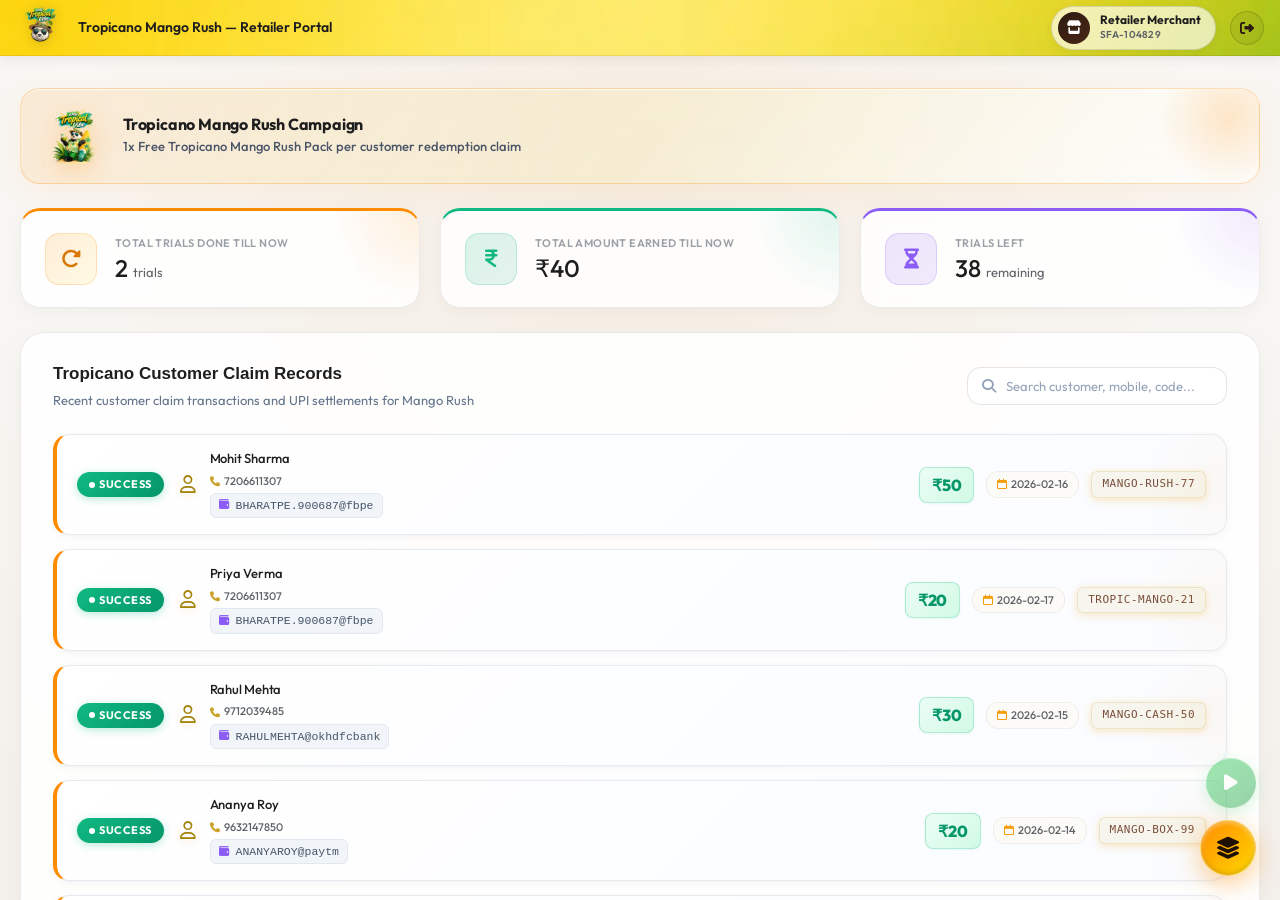
<file: retailer-basic.html>
<!doctype html>
<html lang="en">
  <head>
    <meta charset="UTF-8" />
    <meta
      name="viewport"
      content="width=device-width, initial-scale=1.0, maximum-scale=1.0, user-scalable=no"
    />
    <title>Tropicano Mango Rush — Retailer Basic Dashboard</title>

    <!-- Google Fonts: Google Sans Flex, Outfit & Poppins -->
    <link rel="preconnect" href="https://fonts.googleapis.com" />
    <link rel="preconnect" href="https://fonts.gstatic.com" crossorigin />
    <link
      href="https://fonts.googleapis.com/css2?family=Google+Sans+Flex:opsz,wght@6..144,1..1000&family=Outfit:wght@300;400;500;600;700&family=Poppins:wght@300;400;500;600;700&display=swap"
      rel="stylesheet"
    />

    <!-- FontAwesome CDN -->
    <link
      rel="stylesheet"
      href="https://cdnjs.cloudflare.com/ajax/libs/font-awesome/6.5.1/css/all.min.css"
    />

    <link rel="stylesheet" href="style.css" />
    <link rel="stylesheet" href="retailer.css" />
  </head>
  <body>
    <!-- Minimal Basic Retailer Dashboard Screen -->
    <div id="retailerDashboardScreen" class="dash-screen" style="display: flex">
      <!-- Top Navbar -->
      <header class="dash-topbar">
        <div class="dash-topbar-left">
          <img
            src="assets/logo-toffee.webp"
            alt="Tropicano Mango Rush"
            class="dash-topbar-logo"
            onerror="this.src = 'assets/toffee.webp'"
          />
          <span
            class="dash-profile-name"
            style="font-size: 14px; font-weight: 600"
            >Tropicano Mango Rush — Retailer Portal</span
          >
        </div>
        <div class="dash-topbar-right">
          <div class="dash-profile-chip">
            <div class="dash-profile-avatar">
              <i class="fa-solid fa-store"></i>
            </div>
            <div class="dash-profile-info">
              <span id="dashMerchantName" class="dash-profile-name"
                >Retailer Merchant</span
              >
              <span id="dashSfaId" class="dash-profile-sfa">SFA-104829</span>
            </div>
          </div>
          <button
            type="button"
            id="dashLogoutBtn"
            class="dash-logout-btn"
            title="Exit Dashboard"
          >
            <i class="fa-solid fa-right-from-bracket"></i>
          </button>
        </div>
      </header>

      <!-- Main Minimal Content Area -->
      <main class="dash-main dash-basic-main">
        <div class="dash-basic-container">
          <!-- Campaign Promo Header -->
          <div class="dash-overview-promo">
            <img
              src="assets/secondary-pack.webp"
              alt="Tropicano Mango Rush Pack"
              class="dash-overview-promo-img"
              onerror="this.src = 'assets/toffee.webp'"
            />
            <div class="dash-overview-promo-text">
              <strong class="dash-overview-promo-title"
                >Tropicano Mango Rush Campaign</strong
              >
              <span class="dash-overview-promo-sub"
                >1x Free Tropicano Mango Rush Pack per customer redemption
                claim</span
              >
            </div>
          </div>

          <!-- Minimal KPI Cards Grid -->
          <div class="dash-kpi-grid">
            <div class="dash-kpi-card">
              <div class="dash-kpi-icon dash-kpi-icon--gold">
                <i class="fa-solid fa-rotate-right"></i>
              </div>
              <div class="dash-kpi-data">
                <span class="dash-kpi-label">Total Trials Done Till Now</span>
                <strong class="dash-kpi-value">2 <small>trials</small></strong>
              </div>
            </div>
            <div class="dash-kpi-card">
              <div class="dash-kpi-icon dash-kpi-icon--green">
                <i class="fa-solid fa-indian-rupee-sign"></i>
              </div>
              <div class="dash-kpi-data">
                <span class="dash-kpi-label">Total Amount Earned Till Now</span>
                <strong class="dash-kpi-value">₹40</strong>
              </div>
            </div>
            <div class="dash-kpi-card">
              <div class="dash-kpi-icon dash-kpi-icon--brown">
                <i class="fa-solid fa-hourglass-half"></i>
              </div>
              <div class="dash-kpi-data">
                <span class="dash-kpi-label">Trials Left</span>
                <strong class="dash-kpi-value"
                  >38 <small>remaining</small></strong
                >
              </div>
            </div>
          </div>

          <!-- Customer Claim List Card (Basic Showcase) -->
          <div class="dash-card">
            <div class="dash-card-header">
              <div>
                <h3 class="dash-card-title">
                  Tropicano Customer Claim Records
                </h3>
                <p class="dash-card-sub">
                  Recent customer claim transactions and UPI settlements for
                  Mango Rush
                </p>
              </div>
              <div class="dash-search-box">
                <i class="fa-solid fa-magnifying-glass"></i>
                <input
                  type="text"
                  id="dashCustomerSearchInput"
                  placeholder="Search customer, mobile, code..."
                />
              </div>
            </div>
            <div id="dashCustomerList" class="dash-cust-list">
              <!-- Dynamically populated via retailer-basic.js -->
            </div>
          </div>
        </div>
      </main>
    </div>

    <!-- 1. Customer Offer Detail Modal Popup -->
    <div id="customerOfferModalOverlay" class="dash-modal-overlay">
      <div class="dash-modal-card">
        <button
          type="button"
          id="closeCustomerOfferModalBtn"
          class="dash-modal-close"
        >
          &times;
        </button>
        <div class="dash-modal-header">
          <img
            src="assets/logo-toffee.webp"
            alt="Tropicano Mango Rush Logo"
            class="dash-modal-logo"
            onerror="this.src = 'assets/toffee.webp'"
          />
          <h3 id="offerModalCustomerName" class="dash-modal-name">
            Mohit Sharma
          </h3>
          <span id="offerModalCustomerMobile" class="dash-modal-mobile"
            >Mobile: 7206611307</span
          >
        </div>
        <div class="dash-modal-body">
          <div class="dash-modal-row">
            <span class="dash-modal-label"
              ><i class="fa-regular fa-user"></i> Complete Name</span
            >
            <span id="offerModalFullName" class="dash-modal-val"
              >Mohit Sharma</span
            >
          </div>
          <div class="dash-modal-row">
            <span class="dash-modal-label"
              ><i class="fa-solid fa-wallet"></i> Settlement UPI ID</span
            >
            <span id="offerModalUpiId" class="dash-modal-val dash-mono"
              >BHARATPE.900687@fbpe</span
            >
          </div>
          <div class="dash-modal-row">
            <span class="dash-modal-label"
              ><i class="fa-solid fa-ticket"></i> Happy Code</span
            >
            <span id="offerModalHappyCode" class="dash-badge dash-badge--dark"
              >7892</span
            >
          </div>
          <div class="dash-modal-row">
            <span class="dash-modal-label"
              ><i class="fa-regular fa-clock"></i> Claimed Date &amp; Time</span
            >
            <span id="offerModalClaimTime" class="dash-modal-val"
              >10:42 AM Today</span
            >
          </div>
          <div class="dash-modal-row">
            <span class="dash-modal-label"
              ><i class="fa-regular fa-calendar-check"></i> Offer Valid
              Until</span
            >
            <span id="offerModalValidDate" class="dash-modal-val dash-text-gold"
              >31 Aug 2026</span
            >
          </div>
          <div class="dash-modal-row">
            <span class="dash-modal-label"
              ><i class="fa-solid fa-gift"></i> Available Offer</span
            >
            <span
              id="offerModalOfferTitle"
              class="dash-modal-val dash-text-green"
              >20% Cashback + Bonus Mango Rush Pack</span
            >
          </div>
          <div class="dash-modal-row">
            <span class="dash-modal-label"
              ><i class="fa-solid fa-barcode"></i> Promo Voucher Code</span
            >
            <span id="offerModalOfferCode" class="dash-badge dash-badge--gold"
              >MANGO-RUSH-77</span
            >
          </div>
        </div>
        <button
          type="button"
          id="closeOfferModalDoneBtn"
          class="dash-btn dash-btn--gold dash-modal-btn"
        >
          DONE &amp; CLOSE
        </button>
      </div>
    </div>

    <!-- 2. OTP Verification Modal Popup -->
    <div id="otpModalOverlay" class="dash-modal-overlay">
      <div class="dash-modal-card" style="max-width: 400px; text-align: center">
        <button type="button" id="closeOtpModalBtn" class="dash-modal-close">
          &times;
        </button>
        <div class="dash-modal-header">
          <div
            class="modal-icon-badge"
            style="
              background: rgba(255, 140, 0, 0.12);
              width: 64px;
              height: 64px;
              border-radius: 50%;
              display: flex;
              align-items: center;
              justify-content: center;
              margin: 0 auto 12px auto;
              color: #ff8c00;
              font-size: 24px;
            "
          >
            <i class="fa-solid fa-shield-halved"></i>
          </div>
          <h3 class="dash-modal-name">Verify Retailer OTP</h3>
          <span class="dash-modal-mobile"
            >Enter 4-digit code sent to your registered mobile</span
          >
        </div>
        <div
          style="
            display: flex;
            gap: 12px;
            justify-content: center;
            margin: 20px 0;
          "
        >
          <input
            type="text"
            maxlength="1"
            class="dash-form-input"
            style="
              width: 48px;
              text-align: center;
              font-size: 20px;
              font-weight: 600;
            "
            value="7"
          />
          <input
            type="text"
            maxlength="1"
            class="dash-form-input"
            style="
              width: 48px;
              text-align: center;
              font-size: 20px;
              font-weight: 600;
            "
            value="8"
          />
          <input
            type="text"
            maxlength="1"
            class="dash-form-input"
            style="
              width: 48px;
              text-align: center;
              font-size: 20px;
              font-weight: 600;
            "
            value="9"
          />
          <input
            type="text"
            maxlength="1"
            class="dash-form-input"
            style="
              width: 48px;
              text-align: center;
              font-size: 20px;
              font-weight: 600;
            "
            value="2"
          />
        </div>
        <button
          type="button"
          id="confirmOtpBtn"
          class="dash-btn dash-btn--gold dash-modal-btn"
        >
          VERIFY &amp; CONFIRM
        </button>
      </div>
    </div>

    <!-- 3. Stock Re-Stock Request Modal Popup -->
    <div id="restockModalOverlay" class="dash-modal-overlay">
      <div class="dash-modal-card" style="max-width: 420px">
        <button
          type="button"
          id="closeRestockModalBtn"
          class="dash-modal-close"
        >
          &times;
        </button>
        <div class="dash-modal-header" style="text-align: center">
          <h3 class="dash-modal-name">
            <i
              class="fa-solid fa-truck-ramp-box"
              style="color: #ff8c00; margin-right: 8px"
            ></i
            >Request Stock Re-Stock
          </h3>
          <span class="dash-modal-mobile"
            >Select batch variant to request additional shelf stock</span
          >
        </div>
        <div class="dash-modal-body">
          <div class="dash-form-group">
            <label class="dash-form-label">Product Variant</label>
            <select class="dash-form-input">
              <option>Tropicano Mango Rush (Pack of 500)</option>
              <option>Tropicano Mango Rush Mini (Pack of 200)</option>
              <option>Tropicano Mango Rush Premium Pack (Case of 50)</option>
            </select>
          </div>
          <div class="dash-form-group">
            <label class="dash-form-label">Requested Quantity</label>
            <input
              type="number"
              class="dash-form-input"
              value="1000"
              placeholder="Number of packs..."
            />
          </div>
        </div>
        <button
          type="button"
          id="confirmRestockBtn"
          class="dash-btn dash-btn--gold dash-modal-btn"
        >
          SUBMIT STOCK REQUEST
        </button>
      </div>
    </div>

    <script src="retailer-basic.js"></script>
    <script src="nav-fab.js"></script>
  </body>
</html>
</file>
<file: style.css>
* {
  box-sizing: border-box;
  margin: 0;
  padding: 0;
  -webkit-tap-highlight-color: transparent;
}

html,
body {
  width: 100%;
  height: 100%;
  overflow: hidden;
  font-family: "Google Sans Flex", sans-serif;
  background: #0b160b url("assets/banner-main.png") no-repeat center center;
  background-size: cover;
  color: #fafafa;
  position: relative;
}

h1,
h2,
h3,
h4,
h5,
h6 {
  font-family: "Google Sans Flex", "Google Sans", sans-serif;
  font-weight: 800;
}

@media (max-width: 450px) {
  html,
  body {
    font-family:
      "Google Sans Flex",
      "Google Sans",
      "Product Sans",
      system-ui,
      -apple-system,
      sans-serif;
  }
}

/* Fullscreen QR Code Scanner Container */
.qr-scanner-container {
  position: fixed;
  inset: 0;
  width: 100vw;
  height: 100vh;
  z-index: 10000;
  display: flex;
  align-items: center;
  justify-content: center;
  padding: 24px;
}

.skip-qr-btn {
  position: absolute;
  top: 24px;
  right: 24px;
  background: transparent;
  /* Gradient stroke via border + background-clip trick */
  border: 2px solid transparent;
  background-image:
    linear-gradient(#0b160b, #0b160b),
    linear-gradient(135deg, #ff8c00 0%, #ffd700 50%, #2e7d32 100%);
  background-origin: border-box;
  background-clip: padding-box, border-box;
  color: #ff8c00;
  padding: 8px 18px;
  border-radius: 20px;
  font-family: "Google Sans Flex", sans-serif;
  font-size: 13px;
  font-weight: 500;
  cursor: pointer;
  backdrop-filter: blur(10px);
  -webkit-backdrop-filter: blur(10px);
  display: flex;
  align-items: center;
  gap: 8px;
  transition: all 0.18s cubic-bezier(0.22, 1, 0.36, 1);
  z-index: 10001;
}

.skip-qr-btn:hover {
  color: #ffd700;
  transform: translateX(6px);
  box-shadow: 0 4px 18px rgba(255, 140, 0, 0.4);
}

.qr-scanner-card {
  position: relative;
  width: 100%;
  max-width: 400px;
  background: linear-gradient(
    180deg,
    rgba(255, 140, 0, 0.25) 0%,
    rgba(26, 13, 0, 0.92) 20%
  );
  backdrop-filter: blur(28px);
  -webkit-backdrop-filter: blur(28px);
  border: 1.5px solid rgba(255, 167, 38, 0.35);
  border-radius: 120px 120px 48px 48px;
  padding: 64px 28px 28px;
  text-align: center;
}

.qr-scanner-card::before {
  content: "";
  position: absolute;
  top: 0;
  left: 50%;
  transform: translateX(-50%);
  width: 90px;
  height: 24px;
  background: rgba(255, 140, 0, 0.2);
  border-bottom: 2px solid rgba(255, 167, 38, 0.4);
  border-radius: 0 0 20px 20px;
  z-index: 1;
}

.qr-title {
  font-family: "Outfit", sans-serif;
  font-size: 24px;
  font-weight: 500;
  color: #3b1800;
  margin-bottom: 8px;
}

.qr-subtitle {
  font-family: "Google Sans Flex", sans-serif;
  font-size: 12px;
  color: #3b1800;
  line-height: 1.5;
  margin-bottom: 20px;
}

.qr-reader-view {
  width: 100%;
  border-radius: 16px;
  overflow: hidden;
  border: 1px solid rgba(255, 140, 0, 0.2);
  background: #291300;
  aspect-ratio: 1;
  margin-bottom: 16px;
}

@keyframes laserSweep {
  0% {
    top: 0%;
  }
  50% {
    top: 100%;
  }
  100% {
    top: 0%;
  }
}

.qr-reader-view video {
  object-fit: cover !important;
}

.qr-feedback-hint {
  font-family: "Google Sans Flex", sans-serif;
  font-size: 11px;
  color: rgba(250, 250, 250, 0.5);
}

/* Fullscreen Video Overlay — all screen sizes */
.video-container {
  position: fixed;
  inset: 0;
  width: 100vw;
  height: 100vh;
  z-index: 9999;
  overflow: hidden;
  pointer-events: none;
  transition: z-index 0s;
}

.video-container video {
  width: 100%;
  height: 100%;
  object-fit: cover;
  object-position: center;
  display: block;
  /* No transition here — blur in bg-mode is applied instantly on last frame */
}

/* Blurred last-frame background state — applied after video ends */
.video-container.video-bg-mode {
  z-index: 1; /* sit below popup cards (z-index 3) */
  pointer-events: none;
}

.video-container.video-bg-mode::after {
  content: "";
  position: absolute;
  inset: 0;
  background: rgba(11, 22, 11, 0.45); /* matches theme forest overlay */
  pointer-events: none;
  z-index: 1;
}

.video-container.video-bg-mode video {
  filter: blur(14px);
  transform: scale(1.06);
  opacity: 0.85;
  transition: none; /* instant — no visible delay on last frame */
}

/* Main Screen Background */
.main-screen {
  position: absolute;
  inset: 0;
  width: 100%;
  height: 100%;
  display: flex;
  align-items: center;
  justify-content: center;
  padding: 24px;
  background: #0b160b url("assets/banner-main.png") no-repeat center center;
  background-size: cover;
  overflow: hidden;
  position: relative;
}

.main-screen::before {
  content: "";
  position: absolute;
  inset: 0;
  background: #0b160b url("assets/banner-main.png") no-repeat center center;
  background-size: cover;
  pointer-events: none;
  z-index: 0;
}

/* Top Right Info Button */
.info-btn {
  position: absolute;
  top: 16px;
  right: 16px;
  z-index: 10;
  width: 44px;
  height: 44px;
  color: #ff8c00;
  font-size: 20px;
  display: flex;
  align-items: center;
  justify-content: center;
  cursor: pointer;
  background: transparent;
  border: none;
}

.info-btn:hover {
  transform: scale(1.1);
  color: #ffd700;
}

.info-btn:active {
  transform: scale(0.95);
}

/* Matter.js Physics Canvas Container */
.matter-container {
  position: absolute;
  inset: 0;
  width: 100%;
  height: 100%;
  pointer-events: auto;
  z-index: 2;
}

.matter-container canvas {
  width: 100% !important;
  height: 100% !important;
  display: block;
}

/* bg-layer-fixed (image-2.webp) removed — video last frame serves as background */
.bg-layer-fixed {
  display: none;
}

/* =========================================================
   FLOATING BACKGROUND ELEMENTS (image-3/4/5.webp)
   ========================================================= */
.bg-floaters {
  position: absolute;
  inset: 0;
  z-index: 2; /* above blurred video bg */
  pointer-events: none;
  overflow: hidden;
}

.floater {
  position: absolute;
  opacity: 1;
  will-change: transform;
  filter: drop-shadow(0 8px 20px rgba(0, 0, 0, 0.35));
}

/* Dynamic configuration styling mapping CSS variables set in JS */
.floater-custom-1 {
  animation: bgFloatCustom1 var(--float-dur, 7s) ease-in-out infinite;
}
.floater-custom-2 {
  animation: bgFloatCustom2 var(--float-dur, 9s) ease-in-out infinite;
}
.floater-custom-3 {
  animation: bgFloatCustom3 var(--float-dur, 8s) ease-in-out infinite;
}
.floater-custom-4 {
  animation: bgFloatCustom4 var(--float-dur, 10s) ease-in-out infinite;
}
.floater-custom-5 {
  animation: bgFloatCustom5 var(--float-dur, 11s) ease-in-out infinite;
}
.floater-custom-6 {
  animation: bgFloatCustom6 var(--float-dur, 12s) ease-in-out infinite;
}

/* Fallbacks and base keyframes supporting offsets */
@keyframes bgFloatCustom1 {
  0%,
  100% {
    transform: translateY(0px) rotate(var(--rot-offset, -8deg)) scale(1);
  }
  40% {
    transform: translateY(-22px) rotate(calc(var(--rot-offset, -8deg) + 12deg))
      scale(1.04);
  }
  70% {
    transform: translateY(-10px) rotate(calc(var(--rot-offset, -8deg) + 6deg))
      scale(0.98);
  }
}

@keyframes bgFloatCustom2 {
  0%,
  100% {
    transform: translateY(0px) rotate(var(--rot-offset, 10deg)) scale(1);
  }
  35% {
    transform: translateY(20px) rotate(calc(var(--rot-offset, 10deg) - 15deg))
      scale(1.05);
  }
  65% {
    transform: translateY(8px) rotate(calc(var(--rot-offset, 10deg) + 4deg))
      scale(0.97);
  }
}

@keyframes bgFloatCustom3 {
  0%,
  100% {
    transform: translateY(0px) rotate(var(--rot-offset, 0deg)) scale(1);
  }
  33% {
    transform: translateY(-16px) rotate(calc(var(--rot-offset, 0deg) + 9deg))
      scale(1.06);
  }
  66% {
    transform: translateY(12px) rotate(calc(var(--rot-offset, 0deg) - 6deg))
      scale(0.96);
  }
}

@keyframes bgFloatCustom4 {
  0%,
  100% {
    transform: translateY(0px) rotate(var(--rot-offset, 5deg)) scale(1);
  }
  45% {
    transform: translateY(-18px) rotate(calc(var(--rot-offset, 5deg) - 10deg))
      scale(1.03);
  }
  75% {
    transform: translateY(15px) rotate(calc(var(--rot-offset, 5deg) + 7deg))
      scale(0.99);
  }
}

@keyframes bgFloatCustom5 {
  0%,
  100% {
    transform: translateY(0px) rotate(var(--rot-offset, -12deg)) scale(1);
  }
  38% {
    transform: translateY(25px) rotate(calc(var(--rot-offset, -12deg) + 14deg))
      scale(1.07);
  }
  68% {
    transform: translateY(-12px) rotate(calc(var(--rot-offset, -12deg) - 5deg))
      scale(0.95);
  }
}

@keyframes bgFloatCustom6 {
  0%,
  100% {
    transform: translateY(0px) rotate(var(--rot-offset, 15deg)) scale(1);
  }
  42% {
    transform: translateY(-20px) rotate(calc(var(--rot-offset, 15deg) - 8deg))
      scale(1.05);
  }
  72% {
    transform: translateY(10px) rotate(calc(var(--rot-offset, 15deg) + 12deg))
      scale(0.97);
  }
}

/* Canvas Particle Effect Layer — removed */
.particle-canvas {
  display: none;
}
.popup-card,
.steps-modal-card,
.qr-scanner-card {
  background: url("assets/background.webp") no-repeat center center !important;
  background-size: cover !important;
  box-shadow: 0 20px 60px rgba(0, 0, 0, 0.35) !important;
  max-width: 400px !important;
}
/* Tropicano Mango Bottle Shaped Card Popup */
.popup-card {
  position: absolute;
  z-index: 3;
  width: calc(100% - 48px);

  backdrop-filter: blur(28px);
  -webkit-backdrop-filter: blur(28px);
  border: 1.5px solid rgba(255, 167, 38, 0.35);
  /* Top-rounded cap curves & taper neck bottle outline */
  border-radius: 120px 120px 48px 48px;
  padding: 20px 36px;
  text-align: center;
  transform: scale(0) translateY(40px);
  opacity: 0;
}

/* Glass shine gradient overlay on all popup cards */

/* Panel Cards hidden by default until switched */
#popup,
.retailer-card-panel,
.redemption-card-panel,
.success-card-panel,
.social-rating-card-panel,
.participated-card-panel {
  display: none;
}

.retail-outlet-card {
  display: flex;
  align-items: center;
  gap: 14px;
  background: #274316;
  border: 1px solid rgba(255, 183, 77, 0.28);
  color: #fff;
  border-radius: 18px;
  padding: 14px 16px;
  margin: 16px 0 20px 0;
  box-shadow:
    0 12px 30px rgba(0, 0, 0, 0.5),
    inset 0 1px 1px rgba(255, 230, 168, 0.15);
  position: relative;
  overflow: hidden;
  text-align: left;
}

.outlet-glow-backdrop {
  position: absolute;
  top: -40px;
  right: -40px;
  width: 120px;
  height: 120px;
  background: radial-gradient(
    circle,
    rgba(255, 140, 0, 0.15) 0%,
    transparent 70%
  );
  pointer-events: none;
}

.outlet-icon-container {
  position: relative;
  width: 44px;
  height: 44px;
  border-radius: 12px;
  background: linear-gradient(135deg, #f1a202 0%, #fcbf07 50%, #fcc111 100%);
  display: flex;
  align-items: center;
  justify-content: center;
  color: #3b1800;
  font-size: 18px;
  box-shadow:
    0 4px 14px rgba(241, 162, 2, 0.4),
    inset 0 1px 1px #fed845;
  flex-shrink: 0;
}

.outlet-icon-ring {
  position: absolute;
  top: -3px;
  left: -3px;
  right: -3px;
  bottom: -3px;
  border-radius: 15px;
  border: 1px solid rgba(255, 215, 0, 0.35);
  pointer-events: none;
}

.outlet-details {
  flex-grow: 1;
  display: flex;
  flex-direction: column;
  gap: 2px;
}

.outlet-header-row {
  display: flex;
  align-items: center;
  justify-content: space-between;
  gap: 8px;
}

.outlet-label {
  font-family: "Google Sans Flex", sans-serif;
  font-size: 10px;
  text-transform: uppercase;
  color: #ffb74d;
  letter-spacing: 0.1em;
  font-weight: 700;
  display: block;
}

.outlet-verified-badge {
  display: inline-flex;
  align-items: center;
  gap: 4px;
  font-family: "Google Sans Flex", sans-serif;
  font-size: 9.5px;
  font-weight: 700;
  color: #4caf50;
  background: rgba(76, 175, 80, 0.12);
  border: 1px solid rgba(76, 175, 80, 0.3);
  padding: 2px 7px;
  border-radius: 12px;
}

.outlet-verified-badge i {
  font-size: 9px;
}

.outlet-name {
  font-family: "Outfit", sans-serif;
  font-size: 17px;
  font-weight: 700;
  color: #ffffff;
  letter-spacing: 0.02em;
  line-height: 1.2;
  margin-top: 1px;
}

.outlet-meta-row {
  display: flex;
  align-items: center;
  gap: 6px;
  margin-top: 4px;
}

.outlet-location-chip {
  display: inline-flex;
  align-items: center;
  gap: 5px;
  font-family: "Google Sans Flex", sans-serif;
  font-size: 10.5px;
  color: rgba(255, 255, 255, 0.7);
  background: rgba(255, 255, 255, 0.06);
  padding: 3px 8px;
  border-radius: 6px;
  border: 1px solid rgba(255, 255, 255, 0.08);
}

.outlet-location-chip i {
  color: #ff9800;
  font-size: 9px;
}

.claim-message-text {
  font-family: "Google Sans Flex", sans-serif;
  font-size: 12px;
  color: #291300;
  line-height: 1.5;
  margin-bottom: 20px;
}

.scratch-card-wrapper {
  background: linear-gradient(135deg, #fff9e6 0%, #ffeeb3 100%);
  border: 2px dashed rgba(184, 134, 11, 0.45);
  border-radius: 20px;
  padding: 18px;
  margin-bottom: 24px;
  text-align: center;
  box-shadow:
    0 10px 30px rgba(0, 0, 0, 0.15),
    inset 0 1px 0 rgba(255, 255, 255, 0.8);
}

.scratch-card-container {
  position: relative;
  width: 100%;
  max-width: 280px;
  height: 64px;
  margin: 10px auto 12px;
  border-radius: 12px;
  overflow: hidden;
  box-shadow: 0 6px 20px rgba(0, 0, 0, 0.2);
}

.scratch-secret-content {
  position: absolute;
  inset: 0;
  display: flex;
  align-items: center;
  justify-content: center;
  gap: 12px;
background: conic-gradient(
  from 225deg at 50% 55%,
  #F7B800 0deg,
  #FFD95A 75deg,
  #D8ED63 155deg,
  #FFE05C 230deg,
  #F5B21A 300deg,
  #F7B800 360deg
) !important;
  box-shadow:
    inset 0px 4px 1px #fed845,
    inset 0px -4px 1px #e97202 !important;
  border-radius: 12px;
  z-index: 1;
  padding: 20px;
}

.scratch-canvas {
  position: absolute;
  inset: 0;
  width: 100%;
  height: 100%;
  z-index: 2;
  cursor: pointer;
  touch-action: none;
}

.code-title {
  font-family: "Google Sans Flex", sans-serif;
  font-size: 12px;
  font-weight: 700;
  text-transform: uppercase;
  color: #4a2c00;
  letter-spacing: 0.12em;
  display: block;
  margin-bottom: 8px;
  text-shadow: 0 1px 0 rgba(255, 255, 255, 0.8);
}

.code-text {
  font-family: "Outfit", sans-serif;
  font-size: 17px;
  font-weight: 800;
  color: #a87200;
  letter-spacing: 0.05em;
  text-shadow: 0 1px 1px rgba(255, 255, 255, 0.6);
}

.copy-code-btn {
  background: transparent;
  border: none;
  color: #6e4e00;
  font-size: 18px;
  cursor: pointer;
  padding: 4px;
  display: flex;
  align-items: center;
  justify-content: center;
  transition:
    color 0.2s,
    transform 0.2s;
}

.copy-code-btn:hover {
  color: #ff8c00;
  transform: scale(1.2);
}

.copy-code-btn:active {
  transform: scale(0.9);
}

.code-instruction-text {
  font-family: "Google Sans Flex", sans-serif;
  font-size: 11px;
  color: #5c3c0a;
  margin-top: 8px;
  text-shadow: 0 1px 0 rgba(255, 255, 255, 0.8);
}

.reset-scratch-btn {
  background: transparent;
  border: 1px solid rgba(74, 44, 0, 0.4);
  color: #4a2c00;
  padding: 6px 16px;
  border-radius: 14px;
  font-size: 11px;
  font-weight: 600;
  font-family: "Google Sans Flex", sans-serif;
  cursor: pointer;
  margin-top: 12px;
  display: inline-flex;
  align-items: center;
  gap: 6px;
  transition: all 0.25s ease;
  box-shadow: 0 4px 12px rgba(0, 0, 0, 0.08);
}

.reset-scratch-btn:hover {
  background: rgba(74, 44, 0, 0.08);
  border-color: rgba(74, 44, 0, 0.8);
  transform: translateY(-1px);
  box-shadow: 0 6px 16px rgba(74, 44, 0, 0.15);
}

.reset-scratch-btn:active {
  transform: translateY(1px);
}

/* =========================================================
   RETAILER ISSUE REPORT CARD — PREMIUM REWORK
   ========================================================= */

.retailer-card-panel {
  text-align: left;
  padding: 32px 24px 28px;
  background: url("assets/background.webp") no-repeat center center !important;
  background-size: cover !important;
}

.retailer-header {
  display: flex;
  flex-direction: column;
  align-items: center;
  text-align: center;
  margin-bottom: 24px;
  position: relative;
}

.retailer-gift-icon {
  position: relative;
  width: 76px;
  height: 76px;
  border-radius: 50%;
  background: rgba(41, 19, 0, 0.08);
  border: 1.5px solid rgba(41, 19, 0, 0.4);
  color: #291300;
  font-size: 30px;
  display: flex;
  align-items: center;
  justify-content: center;
  margin: 0 auto 16px;
  box-shadow:
    0 0 0 8px rgba(41, 19, 0, 0.04),
    0 0 0 16px rgba(41, 19, 0, 0.02),
    0 8px 24px rgba(0, 0, 0, 0.15);
  animation: iconPulseGlow 3s ease-in-out infinite;
}

@keyframes iconPulseGlow {
  0%,
  100% {
    box-shadow:
      0 0 0 8px rgba(41, 19, 0, 0.04),
      0 0 0 16px rgba(41, 19, 0, 0.02),
      0 8px 24px rgba(0, 0, 0, 0.15);
  }
  50% {
    box-shadow:
      0 0 0 10px rgba(41, 19, 0, 0.06),
      0 0 0 20px rgba(41, 19, 0, 0.03),
      0 12px 32px rgba(0, 0, 0, 0.2);
  }
}

.retailer-header h2 {
  font-family: "Google Sans Flex", sans-serif;
  font-weight: 800;
  font-size: 24px;
  color: #274316;
  margin-bottom: 6px;
  letter-spacing: -0.01em;
}

.retailer-header p {
  font-family: "Google Sans Flex", sans-serif;
  font-weight: 400;
  font-size: 12px;
  color: #274316;
  line-height: 1.6;
  max-width: 260px;
}

/* Retailer complaint checkbox list */
.retailer-complaint-list {
  display: flex;
  flex-direction: column;
  gap: 10px;
  margin-bottom: 22px;
}

.retailer-checkbox-item {
  display: flex;
  align-items: center;
  gap: 14px;
  padding: 13px 15px;
  border-radius: 14px;
  border: 1px solid rgba(0, 0, 0, 0.04);
  cursor: pointer;
  position: relative;
  overflow: hidden;
  transition:
    background 0.25s ease,
    border-color 0.25s ease,
    transform 0.2s cubic-bezier(0.22, 1, 0.36, 1),
    box-shadow 0.25s ease;
  -webkit-tap-highlight-color: transparent;
  user-select: none;
}

.retailer-checkbox-item::before {
  content: "";
  position: absolute;
  inset: 0;
  background: linear-gradient(
    120deg,
    rgba(41, 19, 0, 0.05) 0%,
    transparent 80%
  );
  opacity: 0;
  transition: opacity 0.25s ease;
  pointer-events: none;
}

.retailer-checkbox-item:hover {
  background: rgba(41, 19, 0, 0.08);
  border-color: rgba(41, 19, 0, 0.3);
  transform: translateX(3px);
  box-shadow: 0 4px 16px rgba(0, 0, 0, 0.1);
}

.retailer-checkbox-item:hover::before {
  opacity: 1;
}

/* Hide native checkbox */
.retailer-checkbox-item input[type="checkbox"] {
  position: absolute;
  opacity: 0;
  width: 0;
  height: 0;
  pointer-events: none;
}

/* Custom checkmark box */
.retailer-checkmark {
  flex-shrink: 0;
  width: 22px;
  height: 22px;
  border-radius: 7px;
  border: 1.5px solid rgba(41, 19, 0, 0.3);
  background: rgba(0, 0, 0, 0.08);
  display: flex;
  align-items: center;
  justify-content: center;
  color: transparent;
  font-size: 11px;
  transition:
    background 0.2s ease,
    border-color 0.2s ease,
    color 0.2s ease,
    transform 0.2s cubic-bezier(0.34, 1.56, 0.64, 1);
}

.retailer-checkbox-item input:checked ~ .retailer-checkmark {
  background: #291300;
  border-color: #291300;
  color: #fff;
  transform: scale(1.1);
  box-shadow: 0 2px 10px rgba(41, 19, 0, 0.2);
}

/* Selected item state */
.retailer-checkbox-item:has(input:checked) {
  background: rgba(41, 19, 0, 0.06);
  border-color: rgba(41, 19, 0, 0.4);
  box-shadow:
    0 0 0 1px rgba(41, 19, 0, 0.1),
    0 6px 20px rgba(0, 0, 0, 0.1);
  transform: translateX(3px);
}

.retailer-checkbox-item:has(input:checked)::before {
  opacity: 1;
}

.retailer-checkbox-text {
  display: flex;
  flex-direction: column;
  gap: 2px;
  flex: 1;
}

.retailer-checkbox-text strong {
  font-family: "Google Sans Flex", sans-serif;
  font-weight: 500;
  font-size: 14px;
  color: #274316;
  line-height: 1.2;
}

.retailer-checkbox-text small {
  font-family: "Google Sans Flex", sans-serif;
  font-weight: 400;
  font-size: 11px;
  color: #274316;
  line-height: 1.3;
}

/* Shake animation for validation */
@keyframes shakeList {
  0%,
  100% {
    transform: translateX(0);
  }
  15% {
    transform: translateX(-6px);
  }
  30% {
    transform: translateX(6px);
  }
  45% {
    transform: translateX(-4px);
  }
  60% {
    transform: translateX(4px);
  }
  75% {
    transform: translateX(-2px);
  }
  90% {
    transform: translateX(2px);
  }
}

.card-shimmer {
  position: absolute;
  top: -50%;
  left: -50%;
  width: 200%;
  height: 200%;
  background: linear-gradient(
    45deg,
    transparent 45%,
    rgba(255, 140, 0, 0.08) 50%,
    transparent 55%
  );
  transform: rotate(25deg);
  pointer-events: none;
  animation: shimmerMove 8s infinite linear;
}

@keyframes shimmerMove {
  0% {
    transform: translateX(-100%) rotate(25deg);
  }
  100% {
    transform: translateX(100%) rotate(25deg);
  }
}

.toffee-icon-wrap {
  position: relative;
  width: 250px;
  height: 250px;
  margin: 0 auto;
  display: flex;
  align-items: center;
  justify-content: center;
}

.toffee-img {
  position: relative;
  z-index: 2;
  width: 100%;
  height: 100%;
  object-fit: contain;
}

.toffee-fallback {
  position: relative;
  z-index: 2;
  font-size: 54px;
}

.popup-badge {
  display: inline-block;
  font-family: "Google Sans Flex", sans-serif;
  font-size: 9px;
  font-weight: 700;
  letter-spacing: 0.15em;
  color: #fff7a8;
  text-transform: uppercase;
  background: #284617;
  border: 1px solid rgba(255, 247, 168, 0.4);
  padding: 6px 14px;
  border-radius: 50px;
  margin-bottom: 14px;
  box-shadow:
    inset 0 1px 0 rgba(255, 255, 255, 0.15),
    0 4px 10px rgba(0, 0, 0, 0.15);
}

.popup-title {
  font-family: "Outfit", sans-serif;
  font-weight: 400;
  font-size: 24px;
  color: #e06102;
  text-shadow: 0 4px 12px rgba(255, 140, 0, 0.25);
  letter-spacing: -0.01em;
  margin-bottom: 12px;
  display: inline-block;
  transform-origin: center center;
  will-change: transform, opacity;
}

.popup-title .char-span {
  display: inline-block;
  transform-origin: center center;
}

.popup-subtitle {
  font-family: "Google Sans Flex", sans-serif;
  font-weight: 300;
  font-size: 13px;
  color: #254215;
  line-height: 1.6;
  margin-bottom: 22px;
}

.reward-card {
  position: relative;
  background: #284617;
  border-radius: 12px;
  padding: 10px 14px;
  margin-bottom: 18px;
  overflow: hidden;
  border: 1px solid rgba(255, 255, 255, 0.1);
  width: 100%;
  max-width: 350px;
  margin-left: auto;
  margin-right: auto;
  box-shadow: 0 4px 10px rgba(0, 0, 0, 0.2);
}

.reward-card-glow {
  position: absolute;
  top: -50%;
  left: -50%;
  width: 200%;
  height: 200%;
  background: radial-gradient(
    circle at 50% 50%,
    rgba(255, 255, 255, 0.08) 0%,
    transparent 60%
  );
  pointer-events: none;
}

.reward-content-row {
  position: relative;
  z-index: 2;
  display: flex;
  flex-direction: row;
  align-items: center;
  justify-content: space-between;
  gap: 12px;
  width: 100%;
}

.cashback-amount-wrap {
  display: flex;
  align-items: baseline;
  color: #fff7a8;
  text-shadow: 0 2px 4px rgba(0, 0, 0, 0.3);
  flex-shrink: 0;
}

.cashback-currency {
  font-family: "Outfit", sans-serif;
  font-size: 20px;
  font-weight: 400;
  margin-right: 1px;
}

.cashback-value {
  font-family: "Outfit", sans-serif;
  font-size: 38px;
  font-weight: 500;
  line-height: 1;
}

.reward-text {
  font-family: "Google Sans Flex", sans-serif;
  font-weight: 400;
  font-size: 11px;
  color: rgba(255, 255, 255, 0.85);
  text-align: right;
  line-height: 1.3;
}

.reward-highlight {
  font-family: "Outfit", sans-serif;
  font-weight: 600;
  font-size: 15px;
  background: linear-gradient(90deg, #fff7a8 0%, #ffd166 100%);
  -webkit-background-clip: text;
  -webkit-text-fill-color: transparent;
  display: inline-block;
  margin-top: 4px;
}

.question-box {
  margin-top: 8px;
  margin-bottom: 16px;
}

.question-text {
  font-family: "Google Sans Flex", sans-serif;
  font-weight: 300;
  font-size: 14px;
  color: #264316;
  margin-bottom: 16px;
  text-align: center;
}

.button-group {
  display: flex;
  gap: 12px;
}

/* ─── Gradient Stroke Button System ─── */
.btn-option {
  flex: 1;
  padding: 14px 18px;
  border-radius: 99px;
  /* Gradient stroke border using background-clip trick */
  background: conic-gradient(
    from 231.52deg at 51.59% 60.57%,
    #fbe7b5 0deg,
    #fde7b1 65.99deg,
    #fde49f 189.52deg,
    #fbe7b5 360deg
  );
  box-shadow:
    0px 4px 4px rgba(0, 0, 0, 0.1),
    inset 0px 4px 1px #fdefce,
    inset 0px -4px 1px #fcd263;
  color: #291300 !important;
  border: none !important;
  border-radius: 100px !important;
  font-family: "Outfit", sans-serif;
  font-size: 14px;
  font-weight: 600;
  letter-spacing: 0.04em;
  cursor: pointer;
  position: relative;
  overflow: hidden;
  /* Fast hover animation */
  transition:
    transform 0.15s cubic-bezier(0.22, 1, 0.36, 1),
    box-shadow 0.15s cubic-bezier(0.22, 1, 0.36, 1),
    color 0.15s ease;
  height: 48px;
}
.btn-option i {
  color: #291300 !important;
}
/* Hover: fast rightward slide + warm glow */
.btn-option:hover {
  box-shadow:
    0px 4px 4px rgba(0, 0, 0, 0.1),
    inset 0px 6px 1px #fdefce,
    inset 0px -6px 1px #fcd263;
}
/* Rectangle 73 */

.btn-yes {
background: conic-gradient(
  from 225deg at 50% 55%,
  #F7B800 0deg,
  #FFD95A 75deg,
  #D8ED63 155deg,
  #FFE05C 230deg,
  #F5B21A 300deg,
  #F7B800 360deg
) !important;
  box-shadow:
    inset 0px 4px 1px #fed845,
    inset 0px -4px 1px #e97202 !important;
  border-radius: 100px !important;
  background-origin: border-box;
  background-clip: padding-box, border-box;
  border: none;
  color: #3b1800;
}

.btn-yes:hover {
  transform: translateX(6px);
  box-shadow:
    0 0 24px rgba(255, 140, 0, 0.55),
    0 6px 22px rgba(46, 125, 50, 0.35);
  color: #fff;
}

.btn-no {
  background-origin: border-box;
  background-clip: padding-box, border-box;
  color: rgba(250, 250, 250, 0.75);
}

.btn-no:hover {
  color: #ffffff;
  transform: translateX(6px);
  box-shadow: 0 0 16px rgba(255, 140, 0, 0.3);
}

.btn-option:active {
  transform: scale(0.95) !important;
}

/* =========================================================
   HAPPY CODE REDEMPTION PANEL OVERLAY CARD
   ========================================================= */
.close-drawer-btn {
  position: absolute;
  top: 18px;
  right: 18px;
  width: 32px;
  height: 32px;
  border-radius: 50%;
  background: rgba(255, 255, 255, 0.775);
  border: none;
  color: rgb(255 182 33);
  font-size: 16px;
  display: flex;
  align-items: center;
  justify-content: center;
  cursor: pointer;
  transition:
    background 0.2s,
    color 0.2s;
}

.close-drawer-btn:hover {
  background: rgba(255, 140, 0, 0.15);
  color: #ff8c00;
}

.drawer-header {
  margin-bottom: 20px;
}

.drawer-header h2 {
  font-family: "Google Sans Flex", sans-serif;
  font-weight: 400;
  font-size: 24px;
  color: #291300;
  margin-bottom: 4px;
}

.drawer-header p {
  font-family: "Google Sans Flex", sans-serif;
  font-weight: 400;
  font-size: 12px;
  color: #3b1c00;
  line-height: 1.4;
}

.redemption-form {
  display: flex;
  flex-direction: column;
  gap: 16px;
}

.form-group {
  display: flex;
  flex-direction: column;
  gap: 6px;
}

.form-group label {
  font-family: "Google Sans Flex", sans-serif;
  font-weight: 600;
  font-size: 12px;
  color: #274316;
}

.input-wrapper {
  position: relative;
  display: flex;
  align-items: center;
}

.input-icon {
  position: absolute;
  left: 14px;
  color: #ffffff;
  font-size: 14px;
}

.input-wrapper input {
  width: 100%;
  padding: 12px 14px 12px 38px;
  border: none;
  border-radius: 12px;
  background: rgba(0, 0, 0, 0.25);
  border: 1px solid rgba(255, 230, 168, 0.15);
  color: #ffffff;
  font-family: "Google Sans Flex", sans-serif;
  font-size: 13px;
  outline: none;
  transition:
    border-color 0.25s,
    background 0.25s;
}

.input-wrapper input:focus,
.code-box:focus {
  border: 1px solid rgba(255, 230, 168, 0.4);
  background: rgba(0, 0, 0, 0.4);
  color: #ffffff;
}

.input-wrapper input::placeholder {
  color: rgba(255, 255, 255, 0.7);
  opacity: 1;
}

.input-wrapper input::-webkit-input-placeholder {
  color: rgba(255, 255, 255, 0.7);
}

/* Happy Code Box Matrix */
.happy-code-container {
  display: flex;
  gap: 10px;
  justify-content: space-between;
}

.code-box {
  width: 48px;
  height: 50px;
  border-radius: 12px;
  background: rgba(0, 0, 0, 0.25);
  border: 1px solid rgba(255, 230, 168, 0.15);
  color: #ffffff;
  font-family: "Google Sans Flex", sans-serif;
  font-weight: 600;
  font-size: 20px;
  text-align: center;
  outline: none;
  transition:
    border-color 0.25s,
    background 0.25s,
    transform 0.2s;
}

/* Custom Checkbox Styling */
.checkbox-group {
  display: flex;
  align-items: flex-start;
}

.custom-checkbox {
  display: flex;
  align-items: flex-start;
  gap: 10px;
  cursor: pointer;
  user-select: none;
  font-family: "Google Sans Flex", sans-serif;
  font-size: 10px;
  line-height: 1.4;
  color: #274316;
  text-align: left;
}

.custom-checkbox a {
  color: #c95100;
  text-decoration: underline;
  font-weight: 600;
}

.custom-checkbox input {
  position: absolute;
  opacity: 0;
  cursor: pointer;
  height: 0;
  width: 0;
}

.checkmark {
  position: relative;
  top: 1px;
  width: 16px;
  height: 16px;
  border-radius: 4px;
  background: rgba(0, 0, 0, 0.12);
  border: 1px solid rgba(41, 19, 0, 0.4);
  flex-shrink: 0;
  transition:
    background 0.2s,
    border-color 0.2s;
}

.custom-checkbox:hover input ~ .checkmark {
  border-color: #291300;
}

.checkmark::after {
  content: "";
  position: absolute;
  display: none;
  left: 4px;
  top: 1px;
  width: 4px;
  height: 8px;
  border: solid #0f0906;
  border-width: 0 2px 2px 0;
  transform: rotate(45deg);
}

.custom-checkbox input:checked ~ .checkmark::after {
  display: block;
}

.checkbox-label a {
  color: #ff8c00;
  text-decoration: underline;
}

.submit-redemption-btn {
  width: 100%;
  margin-top: 4px;
}

/* Respect Prefers Reduced Motion */
@media (prefers-reduced-motion: reduce) {
  .popup-card,
  .btn-option,
  .code-box {
    transition-duration: 0.001ms !important;
  }
}

/* Steps Modal Styling */
.steps-modal {
  position: fixed;
  inset: 0;
  z-index: 10000;
  display: flex;
  align-items: center;
  justify-content: center;
  padding: 20px;
  opacity: 0;
  visibility: hidden;
  transition:
    opacity 0.35s ease,
    visibility 0.35s ease;
}

.steps-modal.show {
  opacity: 1;
  visibility: visible;
}

.steps-modal-backdrop {
  position: absolute;
  inset: 0;
  overflow: hidden;
  /* Background removed — video first frame fills this */
  background: transparent;
  backdrop-filter: none;
  -webkit-backdrop-filter: none;
}

.steps-modal-backdrop picture,
.qr-scanner-container picture {
  position: absolute;
  inset: 0;
  width: 100%;
  height: 100%;
  display: block;
  pointer-events: none;
}

/* First-frame image that lives inside the welcome modal backdrop */
.backdrop-first-frame {
  position: absolute;
  inset: -12px;
  width: calc(100% + 24px);
  height: calc(100% + 24px);
  object-fit: cover;
  object-position: center;
  display: block;
  pointer-events: none;
  filter: blur(3px);
  transform: scale(1.04);
}

/* Subtle dark tint layer over the video frame for readability */
.backdrop-frame-tint {
  position: absolute;
  inset: 0;
  background: rgba(8, 3, 0, 0.42);
  pointer-events: none;
  z-index: 1;
}

.steps-modal-card {
  position: relative;
  z-index: 2;
  width: 100%;
  max-width: 400px;
  backdrop-filter: blur(28px);
  -webkit-backdrop-filter: blur(28px);
  border-radius: 120px 120px 48px 48px;
  padding: 120px 24px 32px;
  transform: scale(0.85);
  transition: transform 0.35s cubic-bezier(0.22, 1, 0.36, 1);
}

.steps-modal-card::before {
  content: "";
  position: absolute;
  top: 0;
  left: 50%;
  transform: translateX(-50%);
  width: 90px;
  height: 24px;
  background: rgba(255, 140, 0, 0.2);
  border-bottom: 2px solid rgba(255, 167, 38, 0.4);
  border-radius: 0 0 20px 20px;
  z-index: 1;
}

.steps-modal.show .steps-modal-card {
  transform: scale(1);
}

/* Steps Toffee Package Card Header Styles */
.steps-toffee-package-wrapper {
  display: flex;
  justify-content: center;
  margin-top: -110px;
  margin-bottom: 12px;
  filter: drop-shadow(0 15px 25px rgba(0, 0, 0, 0.35));
  z-index: 10;
  position: relative;
}

.steps-toffee-package {
  width: 130px;
  height: auto;
  transform: scale(0) rotate(-20deg);
  transition: transform 0.7s cubic-bezier(0.34, 1.65, 0.64, 1);
}

.steps-modal.show .steps-toffee-package {
  animation: stepsToffeeFloat 3.5s ease-in-out infinite alternate;
}

@keyframes stepsToffeeFloat {
  0% {
    transform: scale(1) rotate(-8deg) translateY(0px);
  }
  100% {
    transform: scale(1.04) rotate(-4deg) translateY(-8px);
  }
}

.close-steps-btn {
  position: absolute;
  top: 18px;
  right: 18px;
  width: 32px;
  height: 32px;
  border-radius: 50%;
  background: rgba(0, 0, 0, 0.08);
  border: none;
  color: #274316;
  font-size: 16px;
  display: flex;
  align-items: center;
  justify-content: center;
  cursor: pointer;
  transition:
    background 0.2s,
    color 0.2s;
}

.close-steps-btn:hover {
  background: rgba(39, 67, 22, 0.15);
  color: #274316;
}

.steps-header {
  text-align: center;
  margin-bottom: 24px;
}

.steps-header-icon {
  font-size: 32px;
  color: #274316;
  margin-bottom: 10px;
}

.steps-header h2 {
  font-family: "Google Sans Flex", sans-serif;
  font-weight: 800;
  font-size: 24px;
  color: #274316;
  margin-bottom: 4px;
}

.steps-header p {
  font-family: "Google Sans Flex", sans-serif;
  font-weight: 400;
  font-size: 13px;
  color: #3b1c00;
}

.steps-list {
  display: flex;
  flex-direction: column;
  gap: 16px;
  margin-bottom: 24px;
}

.step-item {
  display: flex;
  align-items: flex-start;
  gap: 14px;
  background: rgba(0, 0, 0, 0.04);
  border: 1px solid rgba(41, 19, 0, 0.12);
  border-radius: 16px;
  padding: 14px;
  position: relative;
  transition:
    transform 0.25s cubic-bezier(0.25, 0.8, 0.25, 1),
    border-color 0.25s ease,
    box-shadow 0.25s ease;
}

.step-item:hover,
.step-item.hovered {
  transform: scale(1.05);
  border-color: rgba(41, 19, 0, 0.3);
  box-shadow: 0 8px 24px rgba(41, 19, 0, 0.1);
}

/* Entrance stagger animation */
.steps-modal.show .step-item {
  animation: stepEntrance 0.5s cubic-bezier(0.25, 0.8, 0.25, 1) both;
}
.steps-modal.show .step-item:nth-child(1) {
  animation-delay: 0.15s;
}
.steps-modal.show .step-item:nth-child(2) {
  animation-delay: 0.25s;
}
.steps-modal.show .step-item:nth-child(3) {
  animation-delay: 0.35s;
}
.steps-modal.show .step-item:nth-child(4) {
  animation-delay: 0.45s;
}

@keyframes stepEntrance {
  0% {
    opacity: 0;
    transform: translateY(20px) scale(0.95);
  }
  100% {
    opacity: 1;
    transform: translateY(0) scale(1);
  }
}

.step-number {
  width: 28px;
  height: 28px;
  border-radius: 50%;
  background: #274316;
  color: #fff;
  font-family: "Google Sans Flex", sans-serif;
  font-weight: 700;
  font-size: 14px;
  display: flex;
  align-items: center;
  justify-content: center;
  flex-shrink: 0;
}

.step-content h3 {
  font-family: "Google Sans Flex", sans-serif;
  font-weight: 700;
  font-size: 14px;
  color: #274316;
  margin-bottom: 2px;
}

.step-content p {
  font-family: "Google Sans Flex", sans-serif;
  font-weight: 400;
  font-size: 12px;
  color: #3b1c00;
  line-height: 1.4;
}

.modal-got-it-btn {
  width: 100%;
}

/* =========================================================
   ALREADY PARTICIPATED / WARNING MODAL (DARK LUXURY THEME)
   ========================================================= */
.participated-card-panel {
  background: url(assets/background.webp) no-repeat center center !important;
  background-size: cover !important;
  box-shadow: 0 20px 60px rgba(0, 0, 0, 0.35) !important;
  max-width: 400px !important;
  color: #ffffff;
}

.participated-card-panel::before {
  background: rgba(241, 162, 2, 0.15) !important;
  border-bottom: 2px solid rgba(255, 183, 77, 0.35) !important;
}

.dark-card-close {
  background: rgba(255, 255, 255, 0.08) !important;
  color: rgba(255, 255, 255, 0.75) !important;
  border: 1px solid rgba(255, 255, 255, 0.1) !important;
}

.dark-card-close:hover {
  background: rgba(255, 140, 0, 0.25) !important;
  color: #ffb74d !important;
  border-color: rgba(255, 140, 0, 0.4) !important;
}

.warning-header {
  text-align: center;
  margin-bottom: 20px;
  display: flex;
  flex-direction: column;
  align-items: center;
}

.warning-badge-pill {
  display: inline-flex;
  align-items: center;
  gap: 6px;
  font-family: "Google Sans Flex", sans-serif;
  font-size: 10px;
  font-weight: 700;
  letter-spacing: 0.08em;
  text-transform: uppercase;
  color: #ffb74d;
  background: rgba(255, 183, 77, 0.1);
  border: 1px solid rgba(255, 183, 77, 0.3);
  padding: 5px 12px;
  border-radius: 50px;
  margin-bottom: 14px;
}

.warning-icon-wrap {
  position: relative;
  width: 76px;
  height: 76px;
  margin: 0 auto 16px;
  display: flex;
  align-items: center;
  justify-content: center;
}

.warning-icon-inner {
  position: relative;
  z-index: 2;
  width: 64px;
  height: 64px;
  border-radius: 50%;
  background: linear-gradient(135deg, #2b1704 0%, #160a00 100%);
  border: 1.5px solid rgba(255, 183, 77, 0.4);
  box-shadow:
    inset 0 2px 4px rgba(255, 255, 255, 0.15),
    0 8px 24px rgba(0, 0, 0, 0.5);
  display: flex;
  align-items: center;
  justify-content: center;
  font-size: 26px;
  color: #ffb74d;
}

.warning-glow-ring {
  position: absolute;
  top: 0;
  left: 0;
  width: 100%;
  height: 100%;
  border-radius: 50%;
  background: radial-gradient(
    circle,
    rgba(241, 162, 2, 0.35) 0%,
    transparent 70%
  );
  animation: pulseGlow 3s infinite ease-in-out;
}

@keyframes pulseGlow {
  0%,
  100% {
    transform: scale(1);
    opacity: 0.6;
  }
  50% {
    transform: scale(1.15);
    opacity: 1;
  }
}

.warning-title {
  font-family: "Outfit", sans-serif;
  font-weight: 600;
  font-size: 24px;
  color: #291300 !important;
  letter-spacing: -0.01em;
  margin-bottom: 6px;
}

.warning-large-text {
  font-family: "Google Sans Flex", sans-serif;
  font-size: 13px;
  font-weight: 400;
  color: #291300;
  line-height: 1.5;
  margin-bottom: 18px;
  max-width: 280px;
}

/* Redemption Metadata details */
.redemption-meta-box {
  width: 100%;
  background: rgba(0, 0, 0, 0.35);
  border: 1px solid rgba(255, 255, 255, 0.08);
  box-shadow: inset 0 2px 8px rgba(0, 0, 0, 0.3);
  border-radius: 14px;
  padding: 12px 14px;
  margin-bottom: 12px;
  text-align: left;
}

.meta-row {
  display: flex;
  justify-content: space-between;
  align-items: center;
  padding: 8px 0;
  border-bottom: 1px solid rgba(255, 255, 255, 0.06);
  font-family: "Google Sans Flex", sans-serif;
  font-size: 12px;
}

.meta-row:last-child {
  border-bottom: none;
}

.meta-label-group {
  display: flex;
  align-items: center;
  gap: 8px;
}

.meta-icon {
  font-size: 12px;
  color: rgba(255, 183, 77, 0.7);
  width: 14px;
  text-align: center;
}

.meta-icon.highlight-icon {
  color: #ff9800;
}

.meta-label {
  color: rgba(255, 255, 255, 0.6);
  font-size: 11.5px;
}

.meta-val {
  color: #ffffff;
  font-weight: 500;
  font-family: "Outfit", sans-serif;
  font-size: 13px;
}

.meta-val.code-val {
  font-family: "Outfit", monospace;
  letter-spacing: 0.06em;
  background: rgba(255, 255, 255, 0.06);
  padding: 2px 8px;
  border-radius: 6px;
  border: 1px solid rgba(255, 255, 255, 0.1);
  color: #ffecb3;
}

.highlight-val {
  color: #ffb74d;
  font-weight: 600;
}

.frequency-limit-banner {
  display: flex;
  align-items: center;
  justify-content: center;
  gap: 7px;
  width: 100%;
  font-family: "Google Sans Flex", sans-serif;
  font-size: 10.5px;
  color: rgba(255, 255, 255, 0.5);
  background: #274316;
  border: 1px dashed rgba(255, 255, 255, 0.12);
  padding: 8px 10px;
  border-radius: 10px;
  line-height: 1.3;
}

.frequency-limit-banner i {
  color: rgba(255, 183, 77, 0.8);
  font-size: 11px;
}

.warning-got-it-action {
  display: flex;
  align-items: center;
  justify-content: center;
  gap: 8px;
  width: 100%;
  margin-top: 4px;
}

/* Floating Dev Test Toolbar */
.dev-test-toolbar {
  position: fixed;
  bottom: 20px;
  left: 20px;
  z-index: 999999;
  display: flex;
  flex-direction: column;
  align-items: flex-start;
  gap: 10px;
  font-family: "Google Sans Flex", sans-serif;
}

.dev-tool-toggle {
  background: rgba(20, 10, 0, 0.9);
  color: #ff8c00;
  border: 1px solid rgba(255, 140, 0, 0.5);
  padding: 8px 14px;
  border-radius: 20px;
  font-size: 12px;
  font-weight: 500;
  cursor: pointer;
  box-shadow: 0 8px 25px rgba(0, 0, 0, 0.6);
  backdrop-filter: blur(10px);
  display: flex;
  align-items: center;
  gap: 6px;
  transition: all 0.2s ease;
}

.dev-tool-toggle:hover {
  background: #ff8c00;
  color: #1a0d00;
}

.dev-tool-buttons {
  display: none;
  flex-direction: column;
  gap: 6px;
  background: rgba(15, 10, 6, 0.95);
  border: 1px solid rgba(229, 193, 88, 0.3);
  padding: 12px;
  border-radius: 16px;
  backdrop-filter: blur(15px);
  box-shadow: 0 10px 30px rgba(0, 0, 0, 0.8);
  max-height: 70vh;
  overflow-y: auto;
}

.dev-tool-toolbar.active .dev-tool-buttons {
  display: flex;
}

.dev-tool-buttons button {
  background: rgba(255, 255, 255, 0.06);
  border: 1px solid rgba(255, 255, 255, 0.1);
  color: #e0e0e0;
  padding: 6px 12px;
  border-radius: 8px;
  font-size: 11px;
  font-weight: 400;
  text-align: left;
  cursor: pointer;
  white-space: nowrap;
  transition: all 0.2s ease;
}

.dev-tool-buttons button:hover {
  background: rgba(255, 140, 0, 0.2);
  color: #fff;
  border-color: #ff8c00;
}

/* =========================================================
   FOLLOW US SOCIAL & RATING MODAL (MINIMAL CLEAN DESIGN)
   ========================================================= */
#socialRatingModal,
.social-rating-card-panel {
  display: flex;
  flex-direction: column;
  gap: 16px;
  text-align: center;
  padding: 24px 20px 20px;
  color: #143d10;
}

#socialRatingModal *:not(.star-btn):not(.star-btn *) {
  color: #143d10;
}

/* Header */
.social-modal-header {
  display: flex;
  flex-direction: column;
  align-items: center;
  gap: 4px;
}

.social-modal-title {
  font-family: "Outfit", sans-serif;
  font-size: 20px;
  font-weight: 700;
  color: #143d10;
  margin: 0;
}

.social-modal-subtitle {
  font-family: "Google Sans Flex", sans-serif;
  font-size: 12px;
  color: #143d10;
  opacity: 0.85;
  line-height: 1.4;
  max-width: 280px;
}

/* Minimal Rating Section - Simple Non-Block Star Row */
.rating-minimal-box {
  display: flex;
  flex-direction: column;
  align-items: center;
  gap: 8px;
  padding: 4px 0;
  background: none;
  border: none;
}

.rating-minimal-label {
  font-family: "Google Sans Flex", sans-serif;
  font-size: 11px;
  font-weight: 700;
  text-transform: uppercase;
  letter-spacing: 0.06em;
  color: #143d10;
}

.star-rating-wrap {
  display: flex;
  justify-content: center;
  align-items: center;
  gap: 10px;
}

.star-btn {
  background: transparent;
  border: none;
  padding: 4px 6px;
  cursor: pointer;
  outline: none;
  display: inline-flex;
  align-items: center;
  justify-content: center;
  font-size: 26px;
  color: rgba(255, 255, 255, 0.55) !important;
  transition:
    transform 0.15s ease,
    opacity 0.15s ease;
}

.star-btn i {
  pointer-events: none;
  color: rgba(255, 255, 255, 0.55) !important;
  transition: all 0.2s ease;
}

.star-btn:hover {
  transform: scale(1.18);
}

.star-btn.active i,
.star-btn:hover i {
  background: linear-gradient(135deg, #fff176 0%, #ffd54f 40%, #ffa000 100%);
  -webkit-background-clip: text;
  -webkit-text-fill-color: transparent;
  color: #ffb300 !important;
}

.rating-feedback-badge {
  font-family: "Google Sans Flex", sans-serif;
  font-size: 11px;
  color: #143d10 !important;
  font-weight: 600;
}

/* Minimal Social Channels Grid */
.social-channels-container {
  display: flex;
  flex-direction: column;
  gap: 8px;
  text-align: center;
}

.channels-title-row {
  display: flex;
  align-items: center;
  justify-content: center;
}

.channels-label {
  font-family: "Google Sans Flex", sans-serif;
  font-size: 10.5px;
  text-transform: uppercase;
  letter-spacing: 0.06em;
  color: #143d10;
  font-weight: 700;
}

.social-cards-grid {
  display: grid;
  grid-template-columns: repeat(4, 1fr);
  gap: 6px;
  align-items: center;
}

.social-tile-card {
  display: flex;
  flex-direction: column;
  align-items: center;
  justify-content: center;
  gap: 5px;
  padding: 6px 4px;
  background: none;
  border: none;
  color: #143d10;
  text-decoration: none;
  font-family: "Google Sans Flex", sans-serif;
  font-size: 11px;
  font-weight: 600;
  transition:
    opacity 0.15s ease,
    transform 0.15s ease;
}

.social-tile-card i {
  font-size: 20px;
  color: #143d10;
}

.social-tile-card .tile-platform {
  color: #143d10;
  line-height: 1.1;
  text-align: center;
}

.social-tile-card:hover {
  background: none;
  border: none;
  opacity: 0.75;
  color: #143d10;
  transform: translateY(-2px);
  text-decoration: none;
}

/* Minimal Giveaway Note */
.community-perk-banner {
  display: flex;
  align-items: center;
  justify-content: center;
  gap: 8px;
  background: none;
  border: none;
  padding: 4px 0;
  color: #143d10;
  font-family: "Google Sans Flex", sans-serif;
  font-size: 11.5px;
}

.community-perk-banner i {
  color: #143d10;
  font-size: 13px;
  flex-shrink: 0;
}

.community-perk-banner .perk-desc,
.community-perk-banner strong {
  color: #143d10;
}

.social-done-btn {
  display: flex;
  align-items: center;
  justify-content: center;
  gap: 8px;
  width: 100%;
  padding: 12px;
  font-size: 14px;
}

/* Toast Notification */
.toast-notification {
  position: fixed;
  bottom: 24px;
  right: 24px;
  background: #2e7d32;
  color: #fff;
  padding: 12px 24px;
  border-radius: 8px;
  font-family: "Poppins", sans-serif;
  font-size: 13px;
  font-weight: 500;
  box-shadow: 0 10px 30px rgba(0, 0, 0, 0.5);
  z-index: 1000000;
  display: flex;
  align-items: center;
  gap: 10px;
  opacity: 0;
  transform: translateY(20px);
  transition: all 0.3s ease;
}
.toast-notification.show {
  opacity: 1;
  transform: translateY(0);
}

/* SMS Push Notification - iOS White Glass Style */
.sms-push-notification {
  position: fixed;
  top: -120px;
  left: 50%;
  transform: translateX(-50%);
  width: 90%;
  max-width: 360px;
  background: rgba(255, 255, 255, 0.75);
  backdrop-filter: blur(20px) saturate(180%);
  -webkit-backdrop-filter: blur(20px) saturate(180%);
  border: 1px solid rgba(255, 255, 255, 0.4);
  border-radius: 18px;
  padding: 12px 16px;
  box-shadow:
    0 10px 30px rgba(0, 0, 0, 0.12),
    inset 0 1px 1px rgba(255, 255, 255, 0.5);
  z-index: 1000001;
  display: flex;
  gap: 12px;
  align-items: center;
  transition: all 0.5s cubic-bezier(0.16, 1, 0.3, 1);
}
.sms-push-notification.show {
  top: 16px;
}
.sms-icon {
  width: 38px;
  height: 38px;
  background: #25d366; /* Messages icon color */
  color: #fff;
  border-radius: 9px;
  display: flex;
  align-items: center;
  justify-content: center;
  font-size: 20px;
  box-shadow: 0 2px 5px rgba(0, 0, 0, 0.1);
}
.sms-content {
  flex: 1;
}
.sms-title {
  font-size: 11px;
  font-weight: 600;
  color: #1c1c1e;
  letter-spacing: -0.2px;
  margin-bottom: 2px;
  display: flex;
  justify-content: space-between;
  align-items: center;
}
.sms-body {
  font-size: 13px;
  color: #2c2c2e;
  line-height: 1.3;
  letter-spacing: -0.1px;
}

/* =========================================================
   iOS INCOMING CALL NOTIFICATION BANNER
   ========================================================= */

.ios-call-banner {
  position: fixed;
  top: -180px;
  left: 50%;
  transform: translateX(-50%);
  width: calc(100% - 28px);
  max-width: 380px;
  background: rgba(28, 28, 30, 0.88);
  backdrop-filter: blur(28px) saturate(200%);
  -webkit-backdrop-filter: blur(28px) saturate(200%);
  border: 1px solid rgba(255, 255, 255, 0.1);
  border-radius: 20px;
  padding: 14px 16px;
  box-shadow:
    0 20px 60px rgba(0, 0, 0, 0.55),
    0 2px 8px rgba(0, 0, 0, 0.3),
    inset 0 1px 0 rgba(255, 255, 255, 0.08);
  z-index: 9999999;
  display: flex;
  align-items: center;
  gap: 12px;
  transition: top 0.55s cubic-bezier(0.16, 1, 0.3, 1);
  cursor: pointer;
}

.ios-call-banner.show {
  top: 14px;
}

/* Avatar with green ripple rings */
.ios-call-avatar-wrap {
  position: relative;
  flex-shrink: 0;
  width: 48px;
  height: 48px;
}

.ios-call-avatar {
  width: 48px;
  height: 48px;
  border-radius: 50%;
  background: linear-gradient(135deg, #1a6640 0%, #25a85c 100%);
  display: flex;
  align-items: center;
  justify-content: center;
  color: #fff;
  font-size: 20px;
  position: relative;
  z-index: 2;
  box-shadow: 0 4px 12px rgba(37, 168, 92, 0.45);
}

.ios-call-ring {
  position: absolute;
  inset: -6px;
  border-radius: 50%;
  border: 2px solid rgba(37, 214, 102, 0.55);
  animation: iosRingPulse 1.6s ease-out infinite;
}

.ios-call-ring:nth-child(2) {
  inset: -12px;
  border-color: rgba(37, 214, 102, 0.3);
  animation-delay: 0.35s;
}

@keyframes iosRingPulse {
  0% {
    transform: scale(0.85);
    opacity: 1;
  }
  100% {
    transform: scale(1.35);
    opacity: 0;
  }
}

/* Text block */
.ios-call-info {
  flex: 1;
  min-width: 0;
}

.ios-call-app-label {
  font-size: 10px;
  font-weight: 600;
  letter-spacing: 0.04em;
  color: rgba(255, 255, 255, 0.5);
  text-transform: uppercase;
  display: block;
  margin-bottom: 1px;
  font-family: -apple-system, "SF Pro Text", "Outfit", sans-serif;
}

.ios-call-name {
  font-size: 16px;
  font-weight: 600;
  color: #ffffff;
  display: block;
  letter-spacing: -0.3px;
  font-family: -apple-system, "SF Pro Display", "Outfit", sans-serif;
  white-space: nowrap;
  overflow: hidden;
  text-overflow: ellipsis;
}

.ios-call-subtitle {
  font-size: 12px;
  color: rgba(255, 255, 255, 0.55);
  display: block;
  margin-top: 1px;
  font-family: -apple-system, "SF Pro Text", "Google Sans Flex", sans-serif;
}

/* Action buttons: Decline (red) + Accept (green) */
.ios-call-actions {
  display: flex;
  gap: 10px;
  flex-shrink: 0;
}

.ios-call-btn {
  width: 44px;
  height: 44px;
  border-radius: 50%;
  border: none;
  display: flex;
  align-items: center;
  justify-content: center;
  font-size: 18px;
  cursor: pointer;
  transition:
    transform 0.18s cubic-bezier(0.22, 1, 0.36, 1),
    box-shadow 0.18s ease;
  -webkit-tap-highlight-color: transparent;
}

.ios-call-btn:active {
  transform: scale(0.88) !important;
}

.ios-call-decline {
  background: linear-gradient(145deg, #ff453a, #c0392b);
  color: #fff;
  box-shadow: 0 4px 14px rgba(255, 69, 58, 0.5);
}

.ios-call-decline:hover {
  transform: scale(1.07);
  box-shadow: 0 6px 20px rgba(255, 69, 58, 0.65);
}

.ios-call-accept {
  background: linear-gradient(145deg, #30d158, #1a9e42);
  color: #fff;
  box-shadow: 0 4px 14px rgba(48, 209, 88, 0.5);
  animation: acceptBtnPulse 1.8s ease-in-out infinite;
}

.ios-call-accept:hover {
  transform: scale(1.07);
  box-shadow: 0 6px 20px rgba(48, 209, 88, 0.65);
}

@keyframes acceptBtnPulse {
  0%,
  100% {
    box-shadow: 0 4px 14px rgba(48, 209, 88, 0.5);
  }
  50% {
    box-shadow: 0 4px 22px rgba(48, 209, 88, 0.8);
  }
}

@keyframes pulse {
  0% {
    transform: scale(1);
    opacity: 1;
  }
  50% {
    transform: scale(1.2);
    opacity: 0.7;
  }
  100% {
    transform: scale(1);
    opacity: 1;
  }
}

.copy-tooltip {
  position: absolute;
  top: 120%;
  left: 50%;
  transform: translateX(-50%) translateY(5px);
  background: rgba(26, 13, 0, 0.95);
  border: 1px solid rgba(255, 140, 0, 0.8);
  color: #ff8c00;
  padding: 8px 14px;
  border-radius: 8px;
  font-size: 11px;
  font-family: "Poppins", sans-serif;
  white-space: nowrap;
  opacity: 0;
  pointer-events: none;
  transition: all 0.3s cubic-bezier(0.175, 0.885, 0.32, 1.275);
  box-shadow: 0 5px 15px rgba(0, 0, 0, 0.5);
  z-index: 100;
}
.copy-tooltip.show {
  opacity: 1;
  transform: translateX(-50%) translateY(0);
}

.welcome-logo-animated {
  height: 150px;
  width: auto;
  object-fit: contain;
  animation:
    logoEntrance 1.2s cubic-bezier(0.34, 1.56, 0.64, 1) forwards,
    logoFloat 3s ease-in-out infinite alternate 1.2s;
  transform-origin: center;
}

/* Scratch to Avail Award Heading */
.scratch-avail-heading {
  font-size: 22px;
  font-weight: 800;
  text-align: center;
  color: #3b1800;
  letter-spacing: 0.5px;
  margin: 20px auto 8px;
  padding: 0 12px;
  text-transform: uppercase;
  line-height: 1.3;
}

/* Custom Success Screen Award Animation Sequence */
.success-award-banner-container {
  position: relative;
  width: 260px;
  height: 140px;
  margin: -10px auto 0;
  display: flex;
  align-items: center;
  justify-content: center;
}

.success-img-wrap {
  position: absolute;
  top: 50%;
  left: 50%;
  transform: translate(-50%, -50%);
  width: 230px;
  z-index: 2;
  pointer-events: none;
}

.success-award-under {
  width: 100%;
  height: auto;
  object-fit: contain;
  display: block;
  animation: successBannerLoop 4s cubic-bezier(0.34, 1.56, 0.64, 1) infinite;
  transform-origin: center center;
}

.value-img-wrap {
  position: absolute;
  top: 50%;
  left: 50%;
  transform: translate(-50%, -50%);
  width: 210px;
  z-index: 3;
  pointer-events: none;
}

.value-award-pop {
  width: 100%;
  height: auto;
  object-fit: contain;
  display: block;
  animation: valueBannerLoop 4s cubic-bezier(0.34, 1.56, 0.64, 1) infinite;
  transform-origin: center center;
}

/* 4s Total Loop (2s sucess.webp, 2s value.webp) */
/* Stage 1 (0% to 50% = 0s to 2s): sucess.webp displays, then transitions out */
@keyframes successBannerLoop {
  0% {
    transform: scale(0.3) translateY(30px);
    opacity: 0;
    filter: drop-shadow(0 0 0 rgba(255, 183, 77, 0));
  }
  8% {
    transform: scale(1.08) translateY(-4px);
    opacity: 1;
    filter: drop-shadow(0 8px 18px rgba(255, 183, 77, 0.45));
  }
  15%,
  40% {
    transform: scale(1) translateY(0);
    opacity: 1;
    filter: drop-shadow(0 6px 15px rgba(255, 183, 77, 0.35));
  }
  48%,
  100% {
    transform: scale(0.5) translateY(-20px);
    opacity: 0;
    filter: drop-shadow(0 0 0 rgba(255, 183, 77, 0));
  }
}

/* Stage 2 (50% to 100% = 2s to 4s): value.webp displays, then transitions back to sucess.webp */
@keyframes valueBannerLoop {
  0%,
  46% {
    transform: scale(0.3) translateY(30px);
    opacity: 0;
    filter: drop-shadow(0 0 0 rgba(255, 215, 0, 0));
  }
  56% {
    transform: scale(1.12) translateY(-6px);
    opacity: 1;
    filter: drop-shadow(0 10px 22px rgba(255, 193, 7, 0.6));
  }
  64%,
  90% {
    transform: scale(1) translateY(0);
    opacity: 1;
    filter: drop-shadow(0 8px 18px rgba(255, 193, 7, 0.45));
  }
  98%,
  100% {
    transform: scale(0.5) translateY(-20px);
    opacity: 0;
    filter: drop-shadow(0 0 0 rgba(255, 215, 0, 0));
  }
}

@keyframes logoEntrance {
  0% {
    transform: scale(0.3);
    opacity: 0;
    filter: drop-shadow(0 0 0 rgba(229, 193, 88, 0));
  }
  70% {
    transform: scale(1.1);
  }
  100% {
    transform: scale(1);
    opacity: 1;
    filter: drop-shadow(0 6px 15px rgba(229, 193, 88, 0.45));
  }
}

@keyframes logoFloat {
  0% {
    transform: translateY(0px);
    filter: drop-shadow(0 6px 15px rgba(229, 193, 88, 0.45));
  }
  100% {
    transform: translateY(-6px);
    filter: drop-shadow(0 12px 25px rgba(229, 193, 88, 0.6));
  }
}

#presentationSelectorModal {
  z-index: 1100000;
}

#welcomeMatterContainer {
  z-index: 1;
}

#presentationSelectorModal .steps-modal-card {
  max-width: 420px;
  text-align: center;
  z-index: 2;
  background: #1a0d00;
  border-color: rgba(255, 140, 0, 0.3);
}

.welcome-logo-container {
  margin-bottom: 20px;
  display: flex;
  justify-content: center;
  align-items: center;
  position: absolute;
  top: 0;
  left: 0;
  transform: translateX(-50%);
}
@media (max-width: 576px)
{
  .welcome-logo-container {
  top: -110px;
  left: 50%;
  transform: translateX(-50%);
}
}
.success-award-banner-container .welcome-logo-container {
  top: 0;
}
.welcome-modal-text {
  font-size: 13px;
  color: #264316;
  opacity: 0.8;
  margin-bottom: 24px;
  line-height: 1.4;
  font-family: "Poppins", sans-serif;
}

.welcome-options-container {
  display: flex;
  flex-direction: column;
  gap: 14px;
}

#btnCustomerJourney.btn-option.btn-yes {
  padding: 16px;
  border-radius: 12px;
  font-size: 14px;
  font-weight: 600;
  text-align: left;
  display: flex;
  align-items: center;
  justify-content: space-between;
  width: 100%;
  font-family: "Poppins", sans-serif;
  cursor: pointer;
  animation: welcomeBtnPulse 2s infinite ease-in-out;
  transition: all 0.15s cubic-bezier(0.22, 1, 0.36, 1);
}

#btnRetailerDashboard.btn-option {
  padding: 16px;
  border-radius: 12px;
  font-size: 14px;
  font-weight: 600;
  text-align: left;
  display: flex;
  align-items: center;
  justify-content: space-between;
  text-decoration: none;
  width: 100%;
  font-family: "Poppins", sans-serif;
  box-sizing: border-box;
}

.welcome-btn-icon {
  margin-right: 10px;
  color: #fff;
}

@keyframes welcomeBtnPulse {
  0% {
    transform: scale(1);
    box-shadow: 0 0 0 0 rgba(255, 140, 0, 0.6);
  }
  70% {
    transform: scale(1.02);
    box-shadow: 0 0 0 12px rgba(255, 140, 0, 0);
  }
  100% {
    transform: scale(1);
    box-shadow: 0 0 0 0 rgba(255, 140, 0, 0);
  }
}

/* =========================================================
   VOICE CALL INDICATOR PILL — IVR On-Call UI
   ========================================================= */

.voice-call-indicator {
  position: fixed;
  top: -120px;
  left: 50%;
  transform: translateX(-50%);
  width: calc(100% - 28px);
  max-width: 380px;
  background: rgba(18, 18, 20, 0.92);
  backdrop-filter: blur(28px) saturate(180%);
  -webkit-backdrop-filter: blur(28px) saturate(180%);
  border: 1px solid rgba(48, 209, 88, 0.25);
  border-radius: 20px;
  padding: 12px 14px;
  box-shadow:
    0 0 0 1px rgba(48, 209, 88, 0.08),
    0 20px 50px rgba(0, 0, 0, 0.6),
    inset 0 1px 0 rgba(255, 255, 255, 0.06);
  z-index: 9999999;
  display: flex;
  align-items: center;
  gap: 12px;
  transition: top 0.55s cubic-bezier(0.16, 1, 0.3, 1);
}

.voice-call-indicator.show {
  top: 14px;
}

.voice-call-indicator.call-ended {
  border-color: rgba(255, 69, 58, 0.3);
  box-shadow:
    0 0 0 1px rgba(255, 69, 58, 0.08),
    0 20px 50px rgba(0, 0, 0, 0.6);
}

/* Avatar circle */
.voice-call-avatar {
  position: relative;
  flex-shrink: 0;
  width: 44px;
  height: 44px;
  border-radius: 50%;
  background: linear-gradient(135deg, #1a6640, #25a85c);
  display: flex;
  align-items: center;
  justify-content: center;
  color: #fff;
  font-size: 18px;
  box-shadow: 0 4px 14px rgba(37, 168, 92, 0.5);
}

.voice-live-badge {
  position: absolute;
  bottom: 1px;
  right: 1px;
  width: 10px;
  height: 10px;
  border-radius: 50%;
  background: #30d158;
  border: 2px solid rgba(18, 18, 20, 1);
  animation: liveBadgePulse 1.5s ease-in-out infinite;
}

@keyframes liveBadgePulse {
  0%,
  100% {
    transform: scale(1);
    opacity: 1;
  }
  50% {
    transform: scale(1.3);
    opacity: 0.75;
  }
}

.voice-call-info {
  flex: 1;
  min-width: 0;
  display: flex;
  flex-direction: column;
  gap: 2px;
}

.voice-call-name {
  font-size: 14px;
  font-weight: 600;
  color: #ffffff;
  font-family: -apple-system, "SF Pro Display", "Outfit", sans-serif;
  letter-spacing: -0.2px;
  white-space: nowrap;
  overflow: hidden;
  text-overflow: ellipsis;
}

.voice-call-meta {
  font-size: 11px;
  color: rgba(255, 255, 255, 0.5);
  font-family: -apple-system, "SF Pro Text", "Google Sans Flex", sans-serif;
  display: flex;
  align-items: center;
  gap: 4px;
}

/* Mic waveform bars */
.voice-waveform {
  display: flex;
  align-items: center;
  gap: 2px;
  height: 16px;
  margin-top: 2px;
}

.voice-waveform span {
  display: inline-block;
  width: 3px;
  border-radius: 2px;
  background: rgba(255, 255, 255, 0.2);
  height: 4px;
  transition: background 0.3s ease;
}

/* Animated waveform when listening */
.voice-waveform.active span {
  background: #30d158;
  animation: voiceWave 0.8s ease-in-out infinite;
}

.voice-waveform.active span:nth-child(1) {
  animation-delay: 0s;
  animation-duration: 0.7s;
}
.voice-waveform.active span:nth-child(2) {
  animation-delay: 0.1s;
  animation-duration: 0.9s;
}
.voice-waveform.active span:nth-child(3) {
  animation-delay: 0.05s;
  animation-duration: 0.6s;
}
.voice-waveform.active span:nth-child(4) {
  animation-delay: 0.15s;
  animation-duration: 0.8s;
}
.voice-waveform.active span:nth-child(5) {
  animation-delay: 0.08s;
  animation-duration: 0.75s;
}

@keyframes voiceWave {
  0%,
  100% {
    height: 4px;
  }
  50% {
    height: 14px;
  }
}

/* Hang-up button */
.voice-hangup-btn {
  width: 42px;
  height: 42px;
  flex-shrink: 0;
  border-radius: 50%;
  background: linear-gradient(145deg, #ff453a, #c0392b);
  border: none;
  color: #fff;
  font-size: 16px;
  display: flex;
  align-items: center;
  justify-content: center;
  cursor: pointer;
  box-shadow: 0 4px 14px rgba(255, 69, 58, 0.5);
  transition:
    transform 0.18s ease,
    box-shadow 0.18s ease;
}

.voice-hangup-btn:hover {
  transform: scale(1.08);
  box-shadow: 0 6px 20px rgba(255, 69, 58, 0.7);
}

.voice-hangup-btn:active {
  transform: scale(0.9);
}

/* Voice fallback text input (shown when no SpeechRecognition) */
.voice-fallback-input {
  position: fixed;
  bottom: 24px;
  left: 50%;
  transform: translateX(-50%);
  width: calc(100% - 28px);
  max-width: 380px;
  background: rgba(28, 28, 30, 0.95);
  backdrop-filter: blur(20px);
  -webkit-backdrop-filter: blur(20px);
  border: 1px solid rgba(48, 209, 88, 0.3);
  border-radius: 14px;
  padding: 10px 12px;
  display: flex;
  gap: 10px;
  align-items: center;
  z-index: 9999998;
  box-shadow: 0 12px 40px rgba(0, 0, 0, 0.5);
}

.voice-fallback-input input {
  flex: 1;
  background: transparent;
  border: none;
  outline: none;
  color: #fff;
  font-family: "Google Sans Flex", sans-serif;
  font-size: 13px;
}

.voice-fallback-input input::placeholder {
  color: rgba(255, 255, 255, 0.35);
}

.voice-fallback-input button {
  background: linear-gradient(135deg, #30d158, #1a9e42);
  border: none;
  color: #fff;
  width: 36px;
  height: 36px;
  border-radius: 50%;
  display: flex;
  align-items: center;
  justify-content: center;
  font-size: 14px;
  cursor: pointer;
  transition: transform 0.2s ease;
}

.voice-fallback-input button:active {
  transform: scale(0.88);
}

/* ---- Live Call Transcript Box ---- */
.voice-call-chat-overlay {
  position: fixed;
  top: 90px;
  left: 50%;
  transform: translateX(-50%);
  width: calc(100% - 28px);
  max-width: 380px;
  max-height: calc(85vh - 100px);
  background: rgba(18, 18, 22, 0.94);
  backdrop-filter: blur(24px) saturate(160%);
  -webkit-backdrop-filter: blur(24px) saturate(160%);
  border: 1px solid rgba(255, 140, 0, 0.3);
  border-radius: 20px;
  box-shadow: 0 20px 50px rgba(0, 0, 0, 0.7);
  z-index: 9999995;
  display: flex;
  flex-direction: column;
  overflow: hidden;
  animation: slideInDown 0.35s cubic-bezier(0.16, 1, 0.3, 1);
}

.voice-chat-header {
  padding: 12px 16px;
  background: rgba(255, 255, 255, 0.04);
  border-bottom: 1px solid rgba(255, 255, 255, 0.08);
  display: flex;
  flex-direction: column;
  gap: 2px;
}

.voice-chat-header span:first-child {
  font-size: 13px;
  font-weight: 700;
  color: #ff8c00;
  display: flex;
  align-items: center;
  gap: 6px;
}

.voice-chat-subtitle {
  font-size: 10px;
  color: rgba(255, 255, 255, 0.5);
}

.voice-chat-log {
  flex: 1;
  padding: 12px 14px;
  overflow-y: auto;
  display: flex;
  flex-direction: column;
  gap: 8px;
  max-height: 260px;
}

.voice-chat-msg {
  max-width: 85%;
  padding: 8px 12px;
  border-radius: 14px;
  font-size: 12px;
  line-height: 1.4;
  word-break: break-word;
}

.voice-chat-msg.agent {
  align-self: flex-start;
  background: rgba(48, 209, 88, 0.15);
  border: 1px solid rgba(48, 209, 88, 0.3);
  color: #e8fceb;
  border-bottom-left-radius: 4px;
}

.voice-chat-msg.user {
  align-self: flex-end;
  background: rgba(255, 140, 0, 0.2);
  border: 1px solid rgba(255, 140, 0, 0.4);
  color: #fff;
  border-bottom-right-radius: 4px;
}

.voice-fallback-input-bar {
  display: flex;
  align-items: center;
  gap: 8px;
  padding: 8px 12px;
  background: rgba(0, 0, 0, 0.4);
  border-top: 1px solid rgba(255, 255, 255, 0.08);
}

.voice-fallback-input-bar input {
  flex: 1;
  background: transparent;
  border: none;
  outline: none;
  color: #fff;
  font-size: 12px;
  font-family: inherit;
}

.voice-fallback-input-bar button {
  background: #ff8c00;
  border: none;
  color: #1a0d00;
  width: 32px;
  height: 32px;
  border-radius: 50%;
  display: flex;
  align-items: center;
  justify-content: center;
  cursor: pointer;
  font-size: 12px;
  transition: transform 0.2s ease;
}

.voice-fallback-input-bar button:active {
  transform: scale(0.9);
}

/* =========================================================
   DEMO PLAY FAB BUTTON — Above universalFabMainBtn
   ========================================================= */

.demo-play-fab {
  width: 50px;
  height: 50px;
  border-radius: 50%;
  background: linear-gradient(
    135deg,
    rgba(48, 209, 88, 0.9) 0%,
    rgba(26, 158, 66, 0.9) 100%
  );
  color: #fff;
  border: none;
  font-size: 18px;
  cursor: pointer;
  display: flex;
  align-items: center;
  justify-content: center;
  box-shadow:
    0 4px 14px rgba(48, 209, 88, 0.4),
    inset 0 1px 0 rgba(255, 255, 255, 0.3);
  transition:
    transform 0.25s cubic-bezier(0.22, 1, 0.36, 1),
    box-shadow 0.25s ease;
  position: relative;
  opacity: 0.5;
  pointer-events: none;
}

.demo-play-fab.pulse-ready {
  opacity: 1;
  pointer-events: auto;
}

.demo-play-fab:hover {
  transform: scale(1.1);
  box-shadow: 0 6px 22px rgba(48, 209, 88, 0.6);
}

.demo-play-fab:active {
  transform: scale(0.92);
}

/* Tooltip label */
.demo-play-fab-label {
  position: absolute;
  right: calc(100% + 10px);
  top: 50%;
  transform: translateY(-50%);
  background: rgba(18, 18, 20, 0.92);
  backdrop-filter: blur(10px);
  color: #fff;
  font-family: "Google Sans Flex", sans-serif;
  font-size: 11px;
  font-weight: 500;
  padding: 5px 10px;
  border-radius: 8px;
  white-space: nowrap;
  pointer-events: none;
  opacity: 0;
  transition: opacity 0.2s ease;
  border: 1px solid rgba(255, 255, 255, 0.1);
}

.demo-play-fab:hover .demo-play-fab-label,
.demo-play-fab.pulse-ready:hover .demo-play-fab-label {
  opacity: 1;
}

@keyframes playFabPulse {
  0%,
  100% {
    box-shadow:
      0 4px 14px rgba(48, 209, 88, 0.4),
      inset 0 1px 0 rgba(255, 255, 255, 0.3);
  }
  50% {
    box-shadow:
      0 4px 24px rgba(48, 209, 88, 0.7),
      inset 0 1px 0 rgba(255, 255, 255, 0.3);
  }
}

@keyframes playFabRing {
  0% {
    transform: scale(1);
    opacity: 0.6;
  }
  100% {
    transform: scale(1.6);
    opacity: 0;
  }
}
</file>
<file: retailer.css>
/* Retailer Journey Styles using style.css Dark Glassmorphism Design System */
:root {
  --primary-color: #ff8c00;
  --primary-dark: #e67e00;
  --bg-radial: radial-gradient(
    circle at 50% 40%,
    #2c1a12 0%,
    #180e09 60%,
    #0c0704 100%
  );
  --primary-gold: #ff8c00;
  --primary-gold-dark: #ffd700;
  --card-glass: rgba(30, 18, 13, 0.85);
  --card-border: rgba(229, 193, 88, 0.35);
  --card-border-glow: rgba(229, 193, 88, 0.6);
  --input-glass: rgba(255, 255, 255, 0.05);
  --input-border: rgba(229, 193, 88, 0.2);
  --text-gold: #e5c158;
  --text-light: #fbfbfb;
  --text-muted: rgba(250, 250, 250, 0.65);
}

body {
  background: var(--bg-radial);
  min-height: 100vh;
  display: flex;
  flex-direction: column;
  color: var(--text-light);
  font-family: "Google Sans Flex", "Outfit", "Poppins", sans-serif;
  overflow-x: hidden;
  position: relative;
}

/* GSAP Showcase Loader */
#loaderOverlay {
  position: fixed;
  inset: 0;
  width: 100vw;
  height: 100vh;
  background: url(assets/background.webp) no-repeat center center !important;
  display: flex;
  flex-direction: column;
  justify-content: center;
  align-items: center;
  z-index: 9999;
}

.loader-content {
  text-align: center;
  display: flex;
  flex-direction: column;
  align-items: center;
}

.loader-toffee-wrap {
  position: relative;
  width: 190px;
  height: 190px;
  display: flex;
  justify-content: center;
  align-items: center;
}

.loader-glow {
  position: absolute;
  width: 160px;
  height: 160px;
  background: radial-gradient(
    circle,
    rgba(255, 140, 0, 0.4) 0%,
    rgba(255, 215, 0, 0) 70%
  );
  border-radius: 50%;
  filter: blur(22px);
}

.loader-toffee-img {
  width: 170px;
  height: auto;
  object-fit: contain;
  z-index: 2;
  filter: drop-shadow(0 12px 25px rgba(0, 0, 0, 0.45));
}

.loader-title {
  color: #1e0f00;
  font-size: 24px;
  font-weight: 800;
  margin-top: 24px;
  letter-spacing: 1.5px;
  text-transform: uppercase;
  text-shadow: 0 1px 2px rgba(255, 255, 255, 0.6);
}

.loader-bar-bg {
  width: 220px;
  height: 7px;
  background: rgba(30, 15, 0, 0.12);
  border-radius: 6px;
  margin-top: 18px;
  overflow: hidden;
  border: 1.5px solid rgba(30, 15, 0, 0.3);
  box-shadow: inset 0 1px 3px rgba(0, 0, 0, 0.15);
}

.loader-bar-fill {
  width: 0%;
  height: 100%;
  background: linear-gradient(90deg, #d97706, #ff8c00, #b45309);
  border-radius: 6px;
  box-shadow: 0 0 8px rgba(255, 140, 0, 0.5);
}

/* Header Bar */
.top-header {
  display: flex;
  align-items: center;
  background: rgba(18, 10, 6, 0.85);
  backdrop-filter: blur(20px);
  -webkit-backdrop-filter: blur(20px);
  padding: 16px 32px;
  gap: 24px;
  border-bottom: 1px solid var(--card-border);
  box-shadow: 0 4px 20px rgba(0, 0, 0, 0.4);
}

.brand-logo {
  height: 42px;
  object-fit: contain;
  filter: drop-shadow(0 2px 8px rgba(229, 193, 88, 0.3));
}

.header-banner {
  flex: 1;
  background: linear-gradient(
    90deg,
    rgba(229, 193, 88, 0.15) 0%,
    rgba(229, 193, 88, 0.03) 100%
  );
  border: 1px solid rgba(229, 193, 88, 0.3);
  padding: 10px 24px;
  border-radius: 12px;
  display: flex;
  align-items: center;
}

.header-banner h1 {
  font-size: 20px;
  font-weight: 600;
  color: var(--text-gold);
  letter-spacing: 1px;
  text-transform: uppercase;
}

/* Top Nav Header with Skip Button */
.top-nav-header {
  position: absolute;
  top: 0;
  left: 0;
  width: 100%;
  padding: 20px 16px;
  display: flex;
  justify-content: space-between;
  align-items: center;
  z-index: 10;
}

.header-logo-wrap {
  display: flex;
  align-items: center;
  gap: 12px;
}

.header-toffee-logo {
  height: 32px;
  width: auto;
  object-fit: contain;
  filter: drop-shadow(0 4px 10px rgba(0, 0, 0, 0.5));
}

.header-title-text {
  font-size: 16px;
  font-weight: 500;
  color: var(--text-gold);
  letter-spacing: 1px;
  text-transform: uppercase;
}

.btn-skip-top {
background: conic-gradient(
  from 225deg at 50% 55%,
  #F7B800 0deg,
  #FFD95A 75deg,
  #D8ED63 155deg,
  #FFE05C 230deg,
  #F5B21A 300deg,
  #F7B800 360deg
) !important;
  box-shadow:
    inset 0px 4px 1px #fed845,
    inset 0px -4px 1px #e97202 !important;
  border-radius: 100px !important;
  background-origin: border-box;
  background-clip: padding-box, border-box;
  border: none !important;
  color: #3b1800 !important;
  padding: 8px 22px;
  font-size: 13px;
  font-weight: 800;
  cursor: pointer;
  display: flex;
  align-items: center;
  gap: 8px;
  transition: all 0.25s ease;
}

.btn-skip-top:hover {
  transform: translateY(-1px);
  filter: brightness(1.06);
  box-shadow:
    inset 0px 4px 1px #fed845,
    inset 0px -4px 1px #e97202,
    0 4px 14px rgba(241, 162, 2, 0.4) !important;
}

body {
  background: var(--bg-radial);
  min-height: 100vh;
  display: flex;
  flex-direction: column;
  color: var(--text-light);
  font-family: "Google Sans Flex", "Outfit", "Poppins", sans-serif;
  overflow-x: hidden;
  position: relative;
}

#mainContent {
  position: relative;
  display: flex;
  flex-direction: column;
  min-height: 100vh;
  width: 100%;
  overflow: hidden;
}

/* Background Looping Video Container */
.bg-video-wrap {
  position: fixed;
  inset: 0;
  width: 100vw;
  height: 100vh;
  overflow: hidden;
  z-index: 0;
  pointer-events: none;
}

.bg-video-el {
  width: 100%;
  height: 100%;
  object-fit: cover;
  filter: blur(14px) brightness(0.9);
  transform: scale(1.08);
  opacity: 0.88;
}

.bg-video-overlay {
  position: absolute;
  inset: 0;
  background: radial-gradient(
    circle at 50% 40%,
    rgba(20, 10, 5, 0.4) 0%,
    rgba(10, 5, 2, 0.65) 100%
  );
  backdrop-filter: blur(4px);
  -webkit-backdrop-filter: blur(4px);
}

/* Main Container */
.page-container {
  position: relative;
  z-index: 2;
  padding: 40px 24px;
  display: flex;
  justify-content: center;
  align-items: center;
  max-width: 1050px;
  margin: auto;
  width: 100%;
  flex: 1;
  min-height: 100vh;
}

/* Glassmorphism Retailer Card */
.retailer-main-card {
  position: relative;
  background: url(assets/background.webp) no-repeat center center !important;
  background-size: cover !important;
  backdrop-filter: blur(28px);
  -webkit-backdrop-filter: blur(28px);
  border: 1.5px solid rgba(255, 167, 38, 0.4);
  border-radius: 120px 120px 48px 48px;
  padding: 56px 48px 40px;
  margin: auto 0;
  box-shadow:
    0 20px 60px rgba(0, 0, 0, 0.35),
    inset 0 1px 0 rgba(255, 255, 255, 0.4),
    0 0 30px rgba(255, 140, 0, 0.15) !important;
  display: flex;
  flex-direction: row;
  gap: 48px;
  align-items: center;
  justify-content: center;
  width: 100%;
  overflow: hidden;
  transition:
    border-color 0.3s ease,
    box-shadow 0.3s ease;
}

.retailer-main-card::before {
  content: "";
  position: absolute;
  top: 0;
  left: 50%;
  transform: translateX(-50%);
  width: 140px;
  height: 28px;
  background: rgba(255, 140, 0, 0.2);
  border-bottom: 2px solid rgba(255, 167, 38, 0.45);
  border-radius: 0 0 24px 24px;
  z-index: 1;
}

.retailer-main-card:hover {
  border-color: rgba(255, 167, 38, 0.65);
  box-shadow:
    0 25px 70px rgba(0, 0, 0, 0.4),
    inset 0 1px 0 rgba(255, 255, 255, 0.6),
    0 0 45px rgba(255, 140, 0, 0.25) !important;
}

.ambient-card-glow {
  position: absolute;
  top: -80px;
  left: -80px;
  width: 250px;
  height: 250px;
  background: radial-gradient(
    circle,
    rgba(255, 140, 0, 0.25) 0%,
    rgba(0, 0, 0, 0) 70%
  );
  border-radius: 50%;
  pointer-events: none;
}

/* Left Brand Showcase */
.brand-showcase {
  flex: 0 0 280px;
  display: flex;
  flex-direction: column;
  align-items: center;
  text-align: center;
  position: relative;
  z-index: 2;
}

.brand-badge {
  display: inline-flex;
  align-items: center;
  gap: 6px;
  font-size: 11px;
  font-weight: 700;
  color: #1e0f00;
  background: rgba(255, 140, 0, 0.18);
  border: 1.5px solid rgba(255, 140, 0, 0.45);
  padding: 5px 14px;
  border-radius: 20px;
  margin-bottom: 12px;
  letter-spacing: 1px;
  text-transform: uppercase;
  box-shadow: 0 2px 8px rgba(255, 140, 0, 0.15);
}

.brand-badge i {
  color: #d97706;
}

.brand-showcase .brand-title {
  font-size: 32px;
  font-weight: 800;
  color: #1e0f00;
  line-height: 1.1;
  letter-spacing: -0.5px;
  margin: 0;
  text-shadow: 0 1px 2px rgba(255, 255, 255, 0.6);
}

.brand-showcase .brand-sub {
  font-size: 24px;
  font-weight: 800;
  color: #d97706;
  line-height: 1.15;
  margin-bottom: 8px;
  letter-spacing: 0.5px;
}

.toffee-wrapper {
  position: relative;
  display: flex;
  justify-content: center;
  align-items: center;
  margin: 10px 0 15px;
}

.toffee-glow {
  position: absolute;
  width: 140px;
  height: 140px;
  background: radial-gradient(
    circle,
    rgba(255, 140, 0, 0.35) 0%,
    rgba(255, 215, 0, 0) 70%
  );
  border-radius: 50%;
  filter: blur(15px);
}

.brand-toffee-img {
  width: 190px;
  height: auto;
  object-fit: contain;
  position: relative;
  z-index: 2;
  filter: drop-shadow(0 12px 20px rgba(0, 0, 0, 0.35));
  transition: transform 0.4s ease;
}

.brand-showcase:hover .brand-toffee-img {
  transform: scale(1.06) rotate(3deg);
}

.brand-tagline {
  font-size: 12px;
  color: #4b3621;
  font-weight: 600;
  letter-spacing: 0.3px;
  margin-top: 4px;
}

/* Right Form Section */
.form-section {
  flex: 1;
  display: flex;
  flex-direction: column;
  gap: 18px;
  position: relative;
  z-index: 2;
}

.form-header-title h3 {
  font-size: 22px;
  font-weight: 600;
  color: #1e0f00;
  letter-spacing: -0.3px;
  margin: 0 0 4px 0;
  text-shadow: 0 1px 2px rgba(255, 255, 255, 0.5);
}

.form-header-title p {
  font-size: 13px;
  color: #4b3621;
  font-weight: 500;
  margin: 0;
}

.form-grid {
  display: grid;
  grid-template-columns: 1fr 1fr;
  gap: 16px 20px;
}

.form-group-full {
  grid-column: span 2;
}

.form-label {
  font-size: 12px;
  font-weight: 700;
  color: #1e0f00;
  margin-bottom: 6px;
  display: block;
  letter-spacing: 0.5px;
  text-transform: uppercase;
}

.required-star {
  color: #dc2626;
  font-weight: bold;
  margin-left: 2px;
}

.global-form-error {
  background: rgba(239, 68, 68, 0.12);
  border: 1.5px solid rgba(239, 68, 68, 0.4);
  color: #b91c1c;
  font-weight: 600;
  border-radius: 10px;
  padding: 10px 14px;
  font-size: 12px;
  display: flex;
  align-items: center;
  gap: 8px;
  margin-top: 4px;
}

.input-box input.invalid-field {
  border-color: #ef4444 !important;
  box-shadow: 0 0 0 3px rgba(239, 68, 68, 0.2) !important;
}

.input-hint-text {
  font-size: 11.5px;
  color: #5c4028;
  font-weight: 500;
  margin-top: 5px;
  display: flex;
  align-items: center;
  gap: 5px;
}

.input-hint-text i {
  color: #d97706;
  font-size: 11px;
}

.input-box {
  position: relative;
  display: flex;
  align-items: center;
}

.input-left-icon {
  position: absolute;
  left: 14px;
  color: #ff8c00;
  font-size: 14px;
  opacity: 0.95;
  pointer-events: none;
}

.input-box input {
  width: 100%;
  height: 46px;
  padding: 10px 14px 10px 40px;
  background-color: rgba(255, 255, 255, 0.92);
  border: 1.5px solid rgba(30, 15, 0, 0.16);
  border-radius: 12px;
  font-size: 13.5px;
  font-weight: 600;
  color: #1e0f00;
  outline: none;
  transition: all 0.25s ease;
  box-shadow: 0 2px 6px rgba(0, 0, 0, 0.04);
}

.input-box input::placeholder {
  color: #8c7b70;
  font-weight: 400;
}

.input-box input:focus {
  border-color: #ff8c00;
  box-shadow: 0 0 0 3.5px rgba(255, 140, 0, 0.22);
  background-color: #ffffff;
}

.input-box .icon-right {
  position: absolute;
  right: 14px;
  color: #d97706;
  font-size: 14px;
  pointer-events: none;
}

.btn-inline-edit {
  position: absolute;
  right: 6px;
  background: linear-gradient(135deg, #ff8c00 0%, #f59e0b 100%);
  border: none;
  color: #ffffff;
  border-radius: 8px;
  padding: 7px 14px;
  font-size: 11px;
  font-weight: 700;
  cursor: pointer;
  text-transform: uppercase;
  letter-spacing: 0.5px;
  box-shadow: 0 2px 8px rgba(255, 140, 0, 0.35);
  transition: all 0.2s ease;
}

.btn-inline-edit:hover {
  transform: translateY(-1px);
  box-shadow: 0 4px 14px rgba(255, 140, 0, 0.45);
}

.btn-confirm-submit {
  width: 100%;
  height: 52px;
background: conic-gradient(
  from 225deg at 50% 55%,
  #F7B800 0deg,
  #FFD95A 75deg,
  #D8ED63 155deg,
  #FFE05C 230deg,
  #F5B21A 300deg,
  #F7B800 360deg
) !important;
  box-shadow:
    inset 0px 4px 1px #fed845,
    inset 0px -4px 1px #e97202,
    0 8px 24px rgba(241, 162, 2, 0.35) !important;
  border-radius: 100px !important;
  background-origin: border-box;
  background-clip: padding-box, border-box;
  border: none !important;
  color: #3b1800 !important;
  font-size: 15px;
  font-weight: 800;
  text-transform: uppercase;
  letter-spacing: 1.5px;
  cursor: pointer;
  margin-top: 8px;
  display: flex;
  align-items: center;
  justify-content: center;
  gap: 10px;
  transition: all 0.25s ease;
}

.btn-confirm-submit.disabled-btn {
  opacity: 0.45;
  cursor: not-allowed;
  pointer-events: none;
  filter: grayscale(40%);
}

.btn-confirm-submit:hover {
  transform: translateY(-2px);
  filter: brightness(1.06);
  box-shadow:
    inset 0px 4px 1px #fed845,
    inset 0px -4px 1px #e97202,
    0 12px 28px rgba(241, 162, 2, 0.45) !important;
}

.btn-confirm-submit:active {
  transform: translateY(0);
}

/* Modal Popup Overlay */
.modal-overlay {
  position: fixed;
  inset: 0;
  width: 100vw;
  height: 100vh;
  background: rgba(8, 4, 2, 0.85);
  backdrop-filter: blur(14px);
  -webkit-backdrop-filter: blur(14px);
  display: flex;
  justify-content: center;
  align-items: center;
  z-index: 20000;
  opacity: 0;
  pointer-events: none;
  transition: opacity 0.35s ease;
}

.modal-overlay.active {
  opacity: 1;
  pointer-events: auto;
}

.modal-card {
  position: relative;
  z-index: 2;
  width: 90%;
  max-width: 400px;
  background: url("assets/background.webp") no-repeat center center !important;
  background-size: cover !important;
  box-shadow: 0 20px 60px rgba(0, 0, 0, 0.35) !important;
  backdrop-filter: blur(28px);
  -webkit-backdrop-filter: blur(28px);
  border: 1.5px solid rgba(255, 167, 38, 0.4);
  border-radius: 120px 120px 48px 48px;
  padding: 44px 26px 32px;
  text-align: center;
  transform: scale(0.85);
  transition: transform 0.35s cubic-bezier(0.22, 1, 0.36, 1);
  overflow: hidden;
}

.modal-card::before {
  content: "";
  position: absolute;
  top: 0;
  left: 50%;
  transform: translateX(-50%);
  width: 90px;
  height: 24px;
  background: rgba(255, 140, 0, 0.2);
  border-bottom: 2px solid rgba(255, 167, 38, 0.4);
  border-radius: 0 0 20px 20px;
  z-index: 1;
}

.modal-overlay.active .modal-card {
  transform: scale(1) translateY(0);
}

.modal-icon-badge {
  width: 72px;
  height: 72px;
  border-radius: 50%;
  background: rgba(255, 140, 0, 0.15);
  border: 1.5px solid rgba(255, 140, 0, 0.35);
  display: flex;
  align-items: center;
  justify-content: center;
  margin: 8px auto 16px auto;
  color: #ff8c00;
  font-size: 26px;
  overflow: hidden;
  box-shadow: 0 4px 14px rgba(255, 140, 0, 0.2);
}

.modal-toffee-logo-img {
  width: 72px;
  height: 72px;
  object-fit: contain;
  filter: drop-shadow(0 2px 6px rgba(0, 0, 0, 0.25));
}

.modal-title {
  font-size: 18px;
  color: #1e0f00;
  font-weight: 800;
  margin-bottom: 6px;
  letter-spacing: -0.2px;
}

.modal-mobile-number {
  font-size: 24px;
  font-weight: 800;
  color: #ff8c00;
  margin-bottom: 6px;
  letter-spacing: 1px;
}

.modal-sub {
  font-size: 13px;
  color: #4b3621;
  font-weight: 500;
  margin-bottom: 24px;
}

.modal-btn-confirm {
  width: 100%;
  padding: 14px;
background: conic-gradient(
  from 225deg at 50% 55%,
  #F7B800 0deg,
  #FFD95A 75deg,
  #D8ED63 155deg,
  #FFE05C 230deg,
  #F5B21A 300deg,
  #F7B800 360deg
) !important;
  box-shadow:
    inset 0px 4px 1px #fed845,
    inset 0px -4px 1px #e97202,
    0 6px 18px rgba(241, 162, 2, 0.35) !important;
  border-radius: 100px !important;
  background-origin: border-box;
  background-clip: padding-box, border-box;
  border: none !important;
  color: #3b1800 !important;
  font-size: 14px;
  font-weight: 800;
  text-transform: uppercase;
  letter-spacing: 1px;
  cursor: pointer;
  transition: all 0.25s ease;
}

.modal-btn-confirm:hover {
  transform: translateY(-1px);
  filter: brightness(1.06);
  box-shadow:
    inset 0px 4px 1px #fed845,
    inset 0px -4px 1px #e97202,
    0 10px 24px rgba(241, 162, 2, 0.45) !important;
}

.btn-qr-scanner {
  position: absolute;
  right: 6px;
  background: rgba(229, 193, 88, 0.15);
  border: 1px solid rgba(229, 193, 88, 0.35);
  color: var(--text-gold);
  border-radius: 6px;
  width: 32px;
  height: 32px;
  display: flex;
  align-items: center;
  justify-content: center;
  cursor: pointer;
  font-size: 14px;
  transition: all 0.2s ease;
}

.btn-qr-scanner:hover {
  background: var(--primary-gold);
  color: #120a06;
  box-shadow: 0 0 10px rgba(229, 193, 88, 0.4);
}

.close-qr-btn {
  position: absolute;
  top: 14px;
  right: 18px;
  background: transparent;
  border: none;
  color: var(--text-muted);
  font-size: 24px;
  cursor: pointer;
  transition: color 0.2s ease;
}

.close-qr-btn:hover {
  color: var(--text-gold);
}

.qr-modal-card {
  max-width: 440px !important;
}

.qr-reader-view {
  width: 100%;
  aspect-ratio: 1;
  border-radius: 14px;
  overflow: hidden;
  border: 1px solid var(--card-border);
  background: #291300;
  margin: 16px 0 10px 0;
}

/* ============================================================
   CUSTOM DASHBOARD DESIGN SYSTEM — White + Subtle Gold
   No Bootstrap dependencies. Pure CSS Grid/Flexbox layout.
   ============================================================ */

.dash-screen {
  --dash-bg: #f5f3ef;
  --dash-surface: #ffffff;
  --dash-surface-alt: #faf9f6;
  --dash-sidebar-bg: #fdfbf7;
  --dash-text-primary: #1e1e1e;
  --dash-text-secondary: #5f6368;
  --dash-text-muted: #9aa0a6;
  --dash-gold: #c9a227;
  --dash-gold-dark: #a6850e;
  --dash-gold-bright: #e8c840;
  --dash-gold-light: rgba(201, 162, 39, 0.08);
  --dash-gold-light-2: rgba(201, 162, 39, 0.15);
  --dash-gold-border: rgba(201, 162, 39, 0.2);
  --dash-brown: #7a4e3a;
  --dash-brown-light: #a06c52;
  --dash-green: #1a8c3e;
  --dash-green-light: rgba(26, 140, 62, 0.1);
  --dash-blue: #1a73e8;
  --dash-blue-light: rgba(26, 115, 232, 0.1);
  --dash-red: #d93025;
  --dash-radius: 14px;
  --dash-radius-sm: 10px;
  --dash-radius-xs: 6px;
  --dash-shadow: 0 1px 3px rgba(0, 0, 0, 0.06), 0 1px 2px rgba(0, 0, 0, 0.04);
  --dash-shadow-md: 0 4px 16px rgba(0, 0, 0, 0.07);
  --dash-shadow-lg: 0 10px 40px rgba(0, 0, 0, 0.1);
  --dash-sidebar-w: 250px;
  --dash-topbar-h: 56px;
  --dash-max-w: 1400px;
  --dash-font:
    "Google Sans Flex", "Outfit", -apple-system, BlinkMacSystemFont, "Segoe UI",
    Roboto, sans-serif;

  position: fixed;
  inset: 0;
  width: 100vw;
  height: 100vh;
  background: var(--dash-bg);
  color: var(--dash-text-primary);
  z-index: 10000;
  display: flex;
  flex-direction: column;
  overflow: hidden;
  font-family: var(--dash-font);
  font-size: 13px;
  line-height: 1.5;
  -webkit-font-smoothing: antialiased;
  -moz-osx-font-smoothing: grayscale;
}

/* ---- TOP NAVBAR ---- */
.dash-topbar {
  display: flex;
  align-items: center;
  justify-content: space-between;
  height: var(--dash-topbar-h);
  padding: 20px 16px;
  background: url(assets/background.webp) no-repeat center center !important;
  background-size: cover !important;
  border-bottom: 1px solid rgba(0, 0, 0, 0.08);
  box-shadow: 0 2px 12px rgba(0, 0, 0, 0.08);
  flex-shrink: 0;
  z-index: 200;
  color: #1e1e1e;
}

.dash-topbar-left {
  display: flex;
  align-items: center;
  gap: 14px;
  color: #1e1e1e;
}

.dash-topbar-left span,
.dash-topbar-left .dash-profile-name {
  color: #1e1e1e !important;
}

.dash-hamburger {
  display: none;
  background: rgba(0, 0, 0, 0.06);
  border: 1px solid rgba(0, 0, 0, 0.15);
  color: #1e1e1e;
  border-radius: 8px;
  width: 36px;
  height: 36px;
  align-items: center;
  justify-content: center;
  cursor: pointer;
  font-size: 16px;
  transition: all 0.2s ease;
}

.dash-hamburger:hover {
  background: rgba(0, 0, 0, 0.12);
  color: #291300;
}

.dash-topbar-logo {
  height: 48px;
  width: auto;
  object-fit: contain;
  filter: drop-shadow(0 2px 6px rgba(0, 0, 0, 0.15));
}

.dash-topbar-right {
  display: flex;
  align-items: center;
  gap: 14px;
}

.dash-profile-chip {
  display: flex;
  align-items: center;
  gap: 10px;
  background: rgba(255, 255, 255, 0.65);
  border: 1px solid rgba(0, 0, 0, 0.12);
  padding: 5px 14px 5px 6px;
  border-radius: 24px;
  backdrop-filter: blur(12px);
  -webkit-backdrop-filter: blur(12px);
  box-shadow: 0 2px 8px rgba(0, 0, 0, 0.05);
}

.dash-profile-avatar {
  width: 32px;
  height: 32px;
  border-radius: 50%;
  background: linear-gradient(135deg, #2c1a10 0%, #4a2818 100%);
  color: #ffffff;
  display: flex;
  align-items: center;
  justify-content: center;
  font-size: 13px;
  font-weight: 600;
}

.dash-profile-avatar i {
  color: #ffffff;
}

.dash-profile-info {
  display: flex;
  flex-direction: column;
}

.dash-profile-name {
  font-size: 12px;
  font-weight: 700;
  color: #1e1e1e !important;
  line-height: 1.1;
}

.dash-profile-sfa {
  font-size: 10px;
  color: #5f6368 !important;
  font-weight: 600;
  letter-spacing: 0.3px;
}

.dash-logout-btn {
  background: rgba(0, 0, 0, 0.06);
  border: 1px solid rgba(0, 0, 0, 0.15);
  color: #2c1a10;
  width: 34px;
  height: 34px;
  border-radius: 50%;
  cursor: pointer;
  display: flex;
  align-items: center;
  justify-content: center;
  font-size: 14px;
  transition: all 0.2s ease;
}

.dash-logout-btn i {
  color: #2c1a10;
}

.dash-logout-btn:hover {
  background: rgba(217, 48, 37, 0.15);
  color: #d93025;
  border-color: rgba(217, 48, 37, 0.3);
}

.dash-logout-btn:hover i {
  color: #d93025;
}

/* ---- SIDEBAR ---- */
.dash-sidebar {
  position: fixed;
  left: 0;
  top: var(--dash-topbar-h);
  width: var(--dash-sidebar-w);
  height: calc(100vh - var(--dash-topbar-h));
  background: var(--dash-surface);
  border-right: 1px solid rgba(0, 0, 0, 0.06);
  display: flex;
  flex-direction: column;
  padding: 24px 16px;
  overflow-y: auto;
  z-index: 150;
  transition: transform 0.3s cubic-bezier(0.4, 0, 0.2, 1);
}

.dash-sidebar-header {
  display: flex;
  align-items: center;
  justify-content: space-between;
  margin-bottom: 16px;
  padding: 0 6px;
}

.dash-sidebar-label {
  font-size: 10px;
  font-weight: 500;
  text-transform: uppercase;
  letter-spacing: 1.5px;
  color: var(--dash-text-muted);
}

.dash-drawer-close {
  display: none;
  background: none;
  border: none;
  color: var(--dash-text-secondary);
  font-size: 18px;
  cursor: pointer;
  padding: 4px;
}

.dash-sidebar-nav {
  display: flex;
  flex-direction: column;
  gap: 4px;
  flex: 1;
}

.dash-nav-link {
  display: flex;
  align-items: center;
  gap: 12px;
  padding: 12px 16px;
  border-radius: var(--dash-radius-sm);
  color: var(--dash-text-secondary);
  font-size: 15px;
  font-weight: 400;
  text-decoration: none;
  transition: all 0.2s ease;
  border: 1px solid transparent;
}

.dash-nav-link i {
  width: 20px;
  text-align: center;
  font-size: 16px;
}

.dash-nav-link:hover {
  background: var(--dash-gold-light);
  color: var(--dash-brown);
  transform: translateX(2px);
}

.dash-nav-link.dash-nav-active {
  background: linear-gradient(135deg, #2c1a10 0%, #3d2517 100%);
  color: var(--dash-gold-bright);
  font-weight: 400;
  box-shadow: 0 4px 14px rgba(44, 26, 16, 0.25);
  border-color: rgba(201, 162, 39, 0.25);
}

/* ---- OVERVIEW PROMO BANNER (Modern Luxury Gradient Glass) ---- */
.dash-overview-promo {
  display: flex;
  align-items: center;
  gap: 20px;
  background: linear-gradient(
    135deg,
    rgba(255, 140, 0, 0.12) 0%,
    rgba(255, 215, 0, 0.08) 50%,
    rgba(255, 255, 255, 0.7) 100%
  );
  border: 1.5px solid rgba(255, 140, 0, 0.28);
  border-radius: 20px;
  padding: 18px 24px;
  box-shadow:
    0 8px 32px rgba(255, 140, 0, 0.08),
    inset 0 1px 0 rgba(255, 255, 255, 0.9);
  backdrop-filter: blur(16px);
  -webkit-backdrop-filter: blur(16px);
  position: relative;
  overflow: hidden;
  transition: all 0.3s ease;
}

.dash-overview-promo::before {
  content: "";
  position: absolute;
  top: -40px;
  right: -40px;
  width: 140px;
  height: 140px;
  background: radial-gradient(
    circle,
    rgba(255, 140, 0, 0.2) 0%,
    transparent 70%
  );
  border-radius: 50%;
  pointer-events: none;
}

.dash-overview-promo-img {
  width: 58px;
  height: auto;
  object-fit: contain;
  filter: drop-shadow(0 6px 14px rgba(255, 140, 0, 0.3));
  flex-shrink: 0;
  transition: transform 0.3s ease;
}

.dash-overview-promo:hover .dash-overview-promo-img {
  transform: scale(1.08) rotate(4deg);
}

.dash-overview-promo-text {
  display: flex;
  flex-direction: column;
  gap: 3px;
  z-index: 1;
}

.dash-overview-promo-title {
  font-size: 16px;
  font-weight: 700;
  color: #1e1e1e;
  letter-spacing: -0.2px;
  line-height: 1.2;
}

.dash-overview-promo-sub {
  font-size: 13px;
  color: #4a5568;
  font-weight: 500;
}

/* ---- BASIC DASHBOARD CONTAINER (Centered Modern Card Canvas) ---- */
.dash-basic-main {
  margin-left: 0 !important;
  padding: 32px 20px !important;
  background: radial-gradient(
    circle at 50% 15%,
    rgba(255, 140, 0, 0.05) 0%,
    rgba(250, 248, 245, 0.8) 60%,
    #f4f0eb 100%
  );
  min-height: calc(100vh - var(--dash-topbar-h));
  display: flex;
  justify-content: flex-start;
  align-items: center;
}

.dash-basic-container {
  max-width: 1100px;
  margin: 0 auto;
  width: 100%;
  display: flex;
  flex-direction: column;
  gap: 24px;
  animation: dashFadeIn 0.45s cubic-bezier(0.16, 1, 0.3, 1) forwards;
}

@keyframes dashFadeIn {
  from {
    opacity: 0;
    transform: translateY(16px);
  }
  to {
    opacity: 1;
    transform: translateY(0);
  }
}

/* ---- MOBILE DRAWER BACKDROP ---- */
.dash-drawer-backdrop {
  position: fixed;
  inset: 0;
  background: rgba(0, 0, 0, 0.4);
  z-index: 140;
  opacity: 0;
  pointer-events: none;
  transition: opacity 0.3s ease;
}

.dash-drawer-backdrop.active {
  opacity: 1;
  pointer-events: auto;
}

/* ---- MAIN CONTENT AREA ---- */
.dash-main {
  margin-left: var(--dash-sidebar-w);
  height: calc(100vh - var(--dash-topbar-h));
  overflow-y: auto;
  padding: 28px 36px;
  display: flex;
  flex-direction: column;
  gap: 24px;
}

.dash-main > * {
  max-width: var(--dash-max-w);
  width: 100%;
}

/* ---- SECTION HEADER ---- */
.dash-section-header {
  display: flex;
  justify-content: space-between;
  align-items: flex-start;
  padding-bottom: 16px;
  border-bottom: 1px solid rgba(0, 0, 0, 0.06);
  gap: 16px;
  flex-wrap: wrap;
}

.dash-section-title {
  font-size: 18px;
  font-weight: 600;
  color: var(--dash-text-primary);
  margin: 0 0 4px 0;
}

.dash-section-sub {
  font-size: 12px;
  color: var(--dash-text-secondary);
  margin: 0;
  font-weight: 400;
}

.dash-date-badge {
  display: inline-flex;
  align-items: center;
  gap: 6px;
  background: var(--dash-gold-light);
  color: var(--dash-brown);
  border: 1px solid var(--dash-gold-border);
  padding: 6px 14px;
  border-radius: 20px;
  font-size: 12px;
  font-weight: 500;
  white-space: nowrap;
}

/* ---- KPI CARDS GRID (Enhanced Modern Luxury) ---- */
.dash-kpi-grid {
  display: grid;
  grid-template-columns: repeat(3, 1fr);
  gap: 20px;
}

.dash-kpi-grid--half {
  grid-template-columns: repeat(2, 1fr);
}

.dash-kpi-card {
  background: rgba(255, 255, 255, 0.85);
  border: 1px solid rgba(0, 0, 0, 0.07);
  border-top: 3px solid #ff8c00;
  border-radius: 20px;
  padding: 22px 24px;
  display: flex;
  align-items: center;
  gap: 18px;
  box-shadow:
    0 4px 20px rgba(0, 0, 0, 0.04),
    0 1px 3px rgba(0, 0, 0, 0.02);
  backdrop-filter: blur(12px);
  -webkit-backdrop-filter: blur(12px);
  transition: all 0.3s cubic-bezier(0.16, 1, 0.3, 1);
  position: relative;
  overflow: hidden;
}

.dash-kpi-card::after {
  content: "";
  position: absolute;
  top: 0;
  right: 0;
  width: 90px;
  height: 90px;
  background: radial-gradient(
    circle at 100% 0%,
    rgba(255, 140, 0, 0.12) 0%,
    transparent 70%
  );
  pointer-events: none;
}

.dash-kpi-card:hover {
  box-shadow:
    0 12px 32px rgba(255, 140, 0, 0.12),
    0 2px 6px rgba(0, 0, 0, 0.04);
  transform: translateY(-4px);
  border-top-color: #ff9f1c;
}

.dash-kpi-card:nth-child(2) {
  border-top-color: #10b981;
}

.dash-kpi-card:nth-child(2)::after {
  background: radial-gradient(
    circle at 100% 0%,
    rgba(16, 185, 129, 0.12) 0%,
    transparent 70%
  );
}

.dash-kpi-card:nth-child(3) {
  border-top-color: #8b5cf6;
}

.dash-kpi-card:nth-child(3)::after {
  background: radial-gradient(
    circle at 100% 0%,
    rgba(139, 92, 246, 0.12) 0%,
    transparent 70%
  );
}

.dash-kpi-icon {
  width: 52px;
  height: 52px;
  border-radius: 14px;
  display: flex;
  align-items: center;
  justify-content: center;
  font-size: 20px;
  flex-shrink: 0;
  background: rgba(255, 140, 0, 0.1);
}

.dash-kpi-icon--gold {
  color: #d97706;
  background: linear-gradient(
    135deg,
    rgba(255, 140, 0, 0.15) 0%,
    rgba(255, 215, 0, 0.1) 100%
  );
  border: 1px solid rgba(255, 140, 0, 0.2);
}

.dash-kpi-icon--green {
  color: #10b981;
  background: linear-gradient(
    135deg,
    rgba(16, 185, 129, 0.15) 0%,
    rgba(5, 150, 105, 0.1) 100%
  );
  border: 1px solid rgba(16, 185, 129, 0.2);
}

.dash-kpi-icon--brown {
  color: #8b5cf6;
  background: linear-gradient(
    135deg,
    rgba(139, 92, 246, 0.15) 0%,
    rgba(124, 58, 237, 0.1) 100%
  );
  border: 1px solid rgba(139, 92, 246, 0.2);
}

.dash-kpi-icon--blue {
  color: var(--dash-blue);
}

.dash-kpi-data {
  display: flex;
  flex-direction: column;
  min-width: 0;
}

.dash-kpi-label {
  font-size: 11px;
  font-weight: 600;
  text-transform: uppercase;
  letter-spacing: 0.4px;
  color: var(--dash-text-muted);
  margin-bottom: 2px;
}

.dash-kpi-value {
  font-size: 24px;
  font-weight: 500;
  color: var(--dash-text-primary);
  line-height: 1.2;
}

.dash-kpi-value small {
  font-size: 13px;
  font-weight: 400;
  color: var(--dash-text-secondary);
}

.dash-kpi-trend {
  font-size: 11px;
  font-weight: 500;
  margin-top: 3px;
  display: flex;
  align-items: center;
  gap: 4px;
}

.dash-kpi-trend--up {
  color: var(--dash-green);
}

.dash-kpi-trend--muted {
  color: var(--dash-text-secondary);
}

/* ---- DASHBOARD CARD ---- */
.dash-card {
  background: rgba(255, 255, 255, 0.88);
  border: 1px solid rgba(0, 0, 0, 0.08);
  border-radius: 24px;
  padding: 28px 32px;
  box-shadow:
    0 8px 32px rgba(0, 0, 0, 0.04),
    0 1px 3px rgba(0, 0, 0, 0.02);
  backdrop-filter: blur(14px);
  -webkit-backdrop-filter: blur(14px);
  transition: all 0.3s ease;
}

.dash-card:hover {
  box-shadow: 0 12px 40px rgba(0, 0, 0, 0.07);
}

.dash-card-header {
  display: flex;
  justify-content: space-between;
  align-items: center;
  margin-bottom: 24px;
  gap: 18px;
  flex-wrap: wrap;
}

.dash-card-title {
  font-size: 17px;
  font-weight: 700;
  color: #1e1e1e;
  margin: 0 0 4px 0;
  display: flex;
  align-items: center;
  gap: 10px;
}

.dash-card-sub {
  font-size: 13px;
  color: #64748b;
  margin: 0;
  font-weight: 400;
}

/* ---- CHART CONTAINER ---- */
.dash-chart-wrap {
  position: relative;
  height: 280px;
  width: 100%;
}

/* ---- FILTER BUTTONS ---- */
.dash-filter-group {
  display: flex;
  gap: 0;
  border: 1px solid rgba(0, 0, 0, 0.12);
  border-radius: 12px;
  overflow: hidden;
  flex-shrink: 0;
  background: #fff;
}

.dash-filter-btn {
  background: transparent;
  border: none;
  padding: 8px 16px;
  font-size: 12px;
  font-weight: 600;
  color: #475569;
  cursor: pointer;
  transition: all 0.2s ease;
  border-right: 1px solid rgba(0, 0, 0, 0.08);
  white-space: nowrap;
}

.dash-filter-btn:last-child {
  border-right: none;
}

.dash-filter-btn:hover {
  background: rgba(255, 140, 0, 0.08);
  color: #d97706;
}

.dash-filter-btn.active {
  background: linear-gradient(135deg, #ff8c00 0%, #ffd700 100%);
  color: #1e0f00;
  font-weight: 700;
}

/* ---- SEARCH BOX ---- */
.dash-search-box {
  display: flex;
  align-items: center;
  gap: 10px;
  background: #ffffff;
  border: 1.5px solid rgba(0, 0, 0, 0.1);
  border-radius: 14px;
  padding: 0 14px;
  min-width: 260px;
  max-width: 340px;
  transition: all 0.25s ease;
}

.dash-search-box:focus-within {
  border-color: #ff8c00;
  box-shadow: 0 0 0 3px rgba(255, 140, 0, 0.15);
}

.dash-search-box i {
  color: #94a3b8;
  font-size: 14px;
  flex-shrink: 0;
}

.dash-search-box input {
  border: none;
  outline: none;
  background: transparent;
  padding: 10px 0;
  font-size: 13px;
  color: #1e1e1e;
  width: 100%;
  font-family: var(--dash-font);
}

.dash-search-box input::placeholder {
  color: #94a3b8;
}

/* ---- CUSTOMER CLAIMS LIST (NON-TABLE CARD LAYOUT) ---- */
.dash-cust-list {
  display: flex;
  flex-direction: column;
  gap: 14px;
}

.dash-cust-card {
  display: flex;
  align-items: center;
  justify-content: space-between;
  padding: 16px 20px;
  background: linear-gradient(135deg, #ffffff 0%, #fafcff 100%);
  border: 1.5px solid rgba(226, 232, 240, 0.85);
  border-left: 4px solid #ff8c00;
  border-radius: 16px;
  cursor: pointer;
  transition: all 0.28s cubic-bezier(0.16, 1, 0.3, 1);
  position: relative;
  overflow: hidden;
  box-shadow:
    0 2px 10px rgba(15, 23, 42, 0.04),
    0 1px 3px rgba(15, 23, 42, 0.02);
  gap: 16px;
}

.dash-cust-card::before {
  content: "";
  position: absolute;
  top: 0;
  right: 0;
  width: 120px;
  height: 100%;
  background: radial-gradient(
    circle at 100% 50%,
    rgba(255, 140, 0, 0.04) 0%,
    transparent 70%
  );
  pointer-events: none;
  transition: opacity 0.3s ease;
}

.dash-cust-card:hover {
  background: linear-gradient(135deg, #ffffff 0%, #fffbf5 100%);
  border-color: #ffb74d;
  border-left-color: #f59e0b;
  transform: translateY(-2px);
  box-shadow:
    0 10px 25px -3px rgba(245, 158, 11, 0.15),
    0 4px 12px rgba(15, 23, 42, 0.04);
}

.dash-cust-card:hover .dash-cust-avatar {
  transform: scale(1.05);
  box-shadow: 0 4px 14px rgba(255, 140, 0, 0.28);
}

.dash-cust-card .dash-badge--green-solid {
  background: linear-gradient(135deg, #10b981 0%, #059669 100%);
  color: #ffffff;
  border-radius: 20px;
  padding: 4px 12px;
  font-size: 11px;
  font-weight: 700;
  letter-spacing: 0.5px;
  text-transform: uppercase;
  width: fit-content;
  box-shadow: 0 2px 8px rgba(16, 185, 129, 0.3);
  display: inline-flex;
  align-items: center;
  gap: 4px;
}

.dash-cust-card .dash-badge--green-solid::before {
  content: "";
  display: inline-block;
  width: 6px;
  height: 6px;
  background-color: #ffffff;
  border-radius: 50%;
  animation: pulse-dot 1.8s infinite ease-in-out;
}

@keyframes pulse-dot {
  0%,
  100% {
    opacity: 1;
    transform: scale(1);
  }
  50% {
    opacity: 0.4;
    transform: scale(0.75);
  }
}

.dash-cust-info {
  display: flex;
  align-items: center;
  gap: 14px;
  flex: 1;
  min-width: 0;
}

.dash-cust-avatar {
  width: 44px;
  height: 44px;
  border-radius: 12px;
  background: linear-gradient(135deg, #fff3e0 0%, #ffe0b2 100%);
  border: 1.5px solid rgba(255, 140, 0, 0.25);
  display: flex;
  align-items: center;
  justify-content: center;
  color: #e65100;
  font-size: 17px;
  flex-shrink: 0;
  transition:
    transform 0.25s ease,
    box-shadow 0.25s ease;
  box-shadow: 0 2px 8px rgba(255, 140, 0, 0.12);
}

.dash-cust-details {
  display: flex;
  flex-direction: column;
  gap: 4px;
  min-width: 0;
}

.dash-cust-name {
  font-size: 15px;
  font-weight: 700;
  color: #1e293b;
  letter-spacing: -0.2px;
  white-space: nowrap;
  overflow: hidden;
  text-overflow: ellipsis;
}

.dash-cust-mobile {
  font-size: 12.5px;
  color: #64748b;
  display: flex;
  align-items: center;
  gap: 6px;
  font-weight: 500;
}

.dash-cust-mobile i {
  color: #3b82f6;
  font-size: 11px;
}

.dash-cust-upi {
  font-size: 11.5px;
  color: #475569;
  display: inline-flex;
  align-items: center;
  gap: 6px;
  font-family:
    ui-monospace, SFMono-Regular, Menlo, Monaco, Consolas, "Liberation Mono",
    "Courier New", monospace;
  background: #f1f5f9;
  border: 1px solid #e2e8f0;
  padding: 3px 8px;
  border-radius: 6px;
  width: fit-content;
  max-width: 100%;
  overflow: hidden;
  text-overflow: ellipsis;
  white-space: nowrap;
}

.dash-cust-upi i {
  font-size: 10.5px;
  color: #8b5cf6;
}

.dash-cust-meta {
  display: flex;
  align-items: center;
  gap: 12px;
  flex-wrap: wrap;
  justify-content: flex-end;
}

.dash-cust-amount {
  font-size: 16px;
  font-weight: 800;
  color: #059669;
  background: linear-gradient(135deg, #ecfdf5 0%, #d1fae5 100%);
  border: 1px solid rgba(16, 185, 129, 0.25);
  padding: 5px 12px;
  border-radius: 8px;
  display: inline-flex;
  align-items: center;
  letter-spacing: -0.2px;
  box-shadow: 0 1px 3px rgba(16, 185, 129, 0.08);
}

.dash-cust-time {
  font-size: 12px;
  color: #64748b;
  display: flex;
  align-items: center;
  gap: 6px;
  font-weight: 500;
  background: #f8fafc;
  border: 1px solid #e2e8f0;
  padding: 4px 10px;
  border-radius: 6px;
}

.dash-cust-time i {
  color: #f59e0b;
  font-size: 11px;
}

.dash-badge--gold {
  background: linear-gradient(135deg, #ff8c00 0%, #f59e0b 100%);
  color: #ffffff;
  font-weight: 700;
  padding: 5px 12px;
  border-radius: 8px;
  font-size: 11px;
  letter-spacing: 0.5px;
  box-shadow: 0 2px 8px rgba(245, 158, 11, 0.25);
  text-transform: uppercase;
  border: 1px solid rgba(255, 255, 255, 0.2);
}

/* Responsiveness: Switch to stack layout on mobile devices */
@media (max-width: 768px) {
  .dash-cust-card {
    flex-direction: column;
    align-items: stretch;
    gap: 14px;
    padding: 16px;
  }
  .dash-cust-meta {
    justify-content: flex-start;
    border-top: 1px solid #f1f5f9;
    padding-top: 12px;
    gap: 8px;
  }
}

.dash-cust-empty {
  display: flex;
  flex-direction: column;
  align-items: center;
  justify-content: center;
  padding: 32px 16px;
  color: var(--dash-text-muted);
  gap: 8px;
  font-size: 13px;
}

/* ---- PAYOUT STATEMENTS LIST CARD LAYOUT ---- */
.dash-payout-list {
  display: flex;
  flex-direction: column;
  gap: 14px;
}

.dash-payout-card {
  display: flex;
  flex-direction: column;
  gap: 12px;
  padding: 18px 20px;
  background: var(--dash-surface-alt);
  border: 1px solid rgba(0, 0, 0, 0.05);
  border-radius: var(--dash-radius);
  transition: all 0.2s ease;
}

.dash-payout-card:hover {
  background: var(--dash-surface);
  border-color: var(--dash-gold-border);
  box-shadow: var(--dash-shadow-md);
}

.dash-payout-header-row {
  display: flex;
  align-items: center;
  justify-content: space-between;
  padding-bottom: 10px;
  border-bottom: 1px dashed rgba(0, 0, 0, 0.08);
}

.dash-payout-title-group {
  display: flex;
  align-items: center;
  gap: 10px;
}

.dash-payout-body-row {
  display: grid;
  grid-template-columns: repeat(3, 1fr);
  gap: 16px;
  align-items: center;
}

.dash-payout-data-item {
  display: flex;
  flex-direction: column;
  gap: 2px;
}

.dash-payout-data-item small {
  font-size: 10px;
  text-transform: uppercase;
  letter-spacing: 0.4px;
  color: var(--dash-text-muted);
}

.dash-payout-data-item span {
  font-size: 12px;
  color: var(--dash-text-primary);
}

.dash-payout-val {
  font-size: 18px;
  font-weight: 600;
  line-height: 1.1;
}

@media (max-width: 640px) {
  .dash-payout-body-row {
    grid-template-columns: 1fr;
    gap: 10px;
  }
}

/* ---- INVENTORY BATCHES LIST CARD LAYOUT ---- */
.dash-batch-list {
  display: flex;
  flex-direction: column;
  gap: 14px;
}

.dash-batch-card {
  display: flex;
  flex-direction: column;
  gap: 12px;
  padding: 18px 20px;
  background: var(--dash-surface-alt);
  border: 1px solid rgba(0, 0, 0, 0.05);
  border-radius: var(--dash-radius);
  transition: all 0.2s ease;
}

.dash-batch-card:hover {
  background: var(--dash-surface);
  border-color: var(--dash-gold-border);
  box-shadow: var(--dash-shadow-md);
}

.dash-batch-header-row {
  display: flex;
  align-items: center;
  justify-content: space-between;
  padding-bottom: 10px;
  border-bottom: 1px dashed rgba(0, 0, 0, 0.08);
}

.dash-batch-title-group {
  display: flex;
  align-items: center;
  gap: 12px;
}

.dash-batch-title {
  font-size: 13px;
  font-weight: 500;
  color: var(--dash-text-primary);
}

.dash-batch-body-row {
  display: grid;
  grid-template-columns: repeat(4, 1fr);
  gap: 16px;
  align-items: center;
}

.dash-batch-data-item {
  display: flex;
  flex-direction: column;
  gap: 2px;
}

.dash-batch-data-item small {
  font-size: 10px;
  text-transform: uppercase;
  letter-spacing: 0.4px;
  color: var(--dash-text-muted);
}

.dash-batch-data-item span,
.dash-batch-data-item strong {
  font-size: 13px;
  color: var(--dash-text-primary);
}

@media (max-width: 768px) {
  .dash-batch-body-row {
    grid-template-columns: repeat(2, 1fr);
    gap: 12px;
  }
}

@media (max-width: 480px) {
  .dash-batch-body-row {
    grid-template-columns: 1fr;
  }
}

/* ---- CUSTOM TABLE ---- */
.dash-table-wrap {
  width: 100%;
  overflow-x: auto;
  -webkit-overflow-scrolling: touch;
}

.dash-table {
  width: 100%;
  border-collapse: collapse;
  text-align: left;
  font-size: 12px;
}

.dash-table th {
  padding: 10px 14px;
  font-size: 10px;
  font-weight: 600;
  color: var(--dash-brown);
  text-transform: uppercase;
  letter-spacing: 0.5px;
  background: var(--dash-sidebar-bg);
  border-bottom: 1.5px solid var(--dash-gold-border);
  white-space: nowrap;
}

.dash-table td {
  padding: 12px 14px;
  font-size: 12px;
  color: var(--dash-text-primary);
  border-bottom: 1px solid rgba(0, 0, 0, 0.04);
  font-weight: 400;
  vertical-align: middle;
}

.dash-table tbody tr {
  transition: all 0.2s ease;
  cursor: pointer;
}

.dash-table tbody tr:hover {
  background: var(--dash-gold-light);
  transform: scale(1.002);
}

.dash-table tbody tr:nth-child(even) {
  background: var(--dash-surface-alt);
}

.dash-table tbody tr:nth-child(even):hover {
  background: var(--dash-gold-light);
}

.dash-table tbody tr:last-child td {
  border-bottom: none;
}

/* ---- TABLE HELPER CLASSES ---- */
.dash-mono {
  font-family: "SF Mono", "Consolas", "Monaco", monospace;
  font-size: 12px;
  color: var(--dash-text-primary);
  font-weight: 600;
}

.dash-text-muted {
  color: var(--dash-text-secondary) !important;
}

.dash-text-bold {
  font-weight: 500;
  color: var(--dash-text-primary);
}

.dash-text-green {
  color: var(--dash-green) !important;
}

.dash-text-blue {
  color: var(--dash-blue) !important;
}

.dash-text-gold {
  color: var(--dash-gold-dark) !important;
}

.dash-icon-gold {
  color: var(--dash-gold-dark);
}
.dash-icon-green {
  color: var(--dash-green);
}
.dash-icon-blue {
  color: var(--dash-blue);
}

/* ---- BADGES ---- */
.dash-badge {
  display: inline-flex;
  align-items: center;
  gap: 4px;
  padding: 4px 10px;
  border-radius: 6px;
  font-size: 11px;
  font-weight: 500;
  white-space: nowrap;
}

.dash-badge--green {
  background: rgba(46, 125, 50, 0.1);
  color: var(--dash-green);
  border: 1px solid rgba(46, 125, 50, 0.25);
}

.dash-badge--green-solid {
  background: var(--dash-green);
  color: #fff;
  border: none;
}

.dash-badge--muted {
  background: rgba(0, 0, 0, 0.05);
  color: var(--dash-text-secondary);
  border: 1px solid rgba(0, 0, 0, 0.1);
}

.dash-badge--muted-solid {
  background: #9ca3af;
  color: #fff;
  border: none;
}

.dash-badge--dark {
  background: #2c1a10;
  color: #ffffff;
  border: none;
  font-family: "SF Mono", "Consolas", monospace;
}

/* ---- CUSTOM MODAL OVERLAY & CARD ---- */
.dash-modal-overlay {
  position: fixed;
  inset: 0;
  width: 100vw;
  height: 100vh;
  background: rgba(18, 10, 6, 0.75);
  backdrop-filter: blur(10px);
  -webkit-backdrop-filter: blur(10px);
  display: flex;
  justify-content: center;
  align-items: center;
  z-index: 25000;
  opacity: 0;
  pointer-events: none;
  transition: opacity 0.3s ease;
}

.dash-modal-overlay.active {
  opacity: 1;
  pointer-events: auto;
}

.dash-modal-card {
  background: var(--dash-surface);
  border: 1px solid var(--dash-gold-border);
  border-radius: 24px;
  padding: 28px;
  width: 90%;
  max-width: 440px;
  box-shadow:
    0 20px 50px rgba(0, 0, 0, 0.25),
    0 0 30px rgba(201, 162, 39, 0.15);
  position: relative;
  display: flex;
  flex-direction: column;
  align-items: center;
  transform: scale(0.9) translateY(15px);
  transition: transform 0.3s cubic-bezier(0.175, 0.885, 0.32, 1.275);
}

.dash-modal-overlay.active .dash-modal-card {
  transform: scale(1) translateY(0);
}

.dash-modal-close {
  position: absolute;
  top: 16px;
  right: 20px;
  background: transparent;
  border: none;
  font-size: 22px;
  color: var(--dash-text-muted);
  cursor: pointer;
  line-height: 1;
  transition: color 0.2s ease;
}

.dash-modal-close:hover {
  color: var(--dash-text-primary);
}

.dash-modal-header {
  display: flex;
  flex-direction: column;
  align-items: center;
  margin-bottom: 20px;
}

.dash-modal-logo {
  height: 44px;
  width: auto;
  object-fit: contain;
  margin-bottom: 8px;
  filter: drop-shadow(0 3px 8px rgba(201, 162, 39, 0.25));
}

.dash-modal-name {
  font-size: 17px;
  font-weight: 500;
  color: var(--dash-text-primary);
  margin: 0;
}

.dash-modal-mobile {
  font-size: 12px;
  color: var(--dash-text-secondary);
  margin-top: 2px;
}

.dash-modal-body {
  width: 100%;
  background: var(--dash-surface-alt);
  border: 1px solid rgba(0, 0, 0, 0.06);
  border-radius: var(--dash-radius);
  padding: 16px;
  display: flex;
  flex-direction: column;
  gap: 12px;
  margin-bottom: 20px;
}

.dash-modal-row {
  display: flex;
  justify-content: space-between;
  align-items: center;
  padding-bottom: 10px;
  border-bottom: 1px dashed rgba(0, 0, 0, 0.08);
}

.dash-modal-row:last-child {
  padding-bottom: 0;
  border-bottom: none;
}

.dash-modal-label {
  font-size: 12px;
  color: var(--dash-text-secondary);
  display: flex;
  align-items: center;
  gap: 6px;
}

.dash-modal-label i {
  color: var(--dash-gold-dark);
  font-size: 11px;
}

.dash-modal-val {
  font-size: 12px;
  font-weight: 500;
  color: var(--dash-text-primary);
  text-align: right;
}

.dash-modal-btn {
  width: 100%;
  border-radius: 30px !important;
  justify-content: center;
  padding: 12px !important;
  margin-top: 0 !important;
}

.dash-badge--gold {
  background: var(--dash-gold-light);
  color: var(--dash-brown);
  border: 1px solid var(--dash-gold-border);
  font-family: "SF Mono", "Consolas", monospace;
  letter-spacing: 0.5px;
}

/* ---- PROGRESS BARS ---- */
.dash-progress {
  width: 100%;
  height: 6px;
  background: rgba(0, 0, 0, 0.06);
  border-radius: 4px;
  margin-top: 8px;
  overflow: hidden;
}

.dash-progress-bar {
  height: 100%;
  border-radius: 4px;
  background: linear-gradient(90deg, var(--dash-gold-dark), var(--dash-gold));
  transition: width 0.6s ease;
}

.dash-progress-bar--green {
  background: linear-gradient(90deg, #1b5e20, var(--dash-green));
}

.dash-progress-bar--blue {
  background: linear-gradient(90deg, #0d47a1, var(--dash-blue));
}

/* ---- BUTTONS ---- */
.dash-btn {
  display: inline-flex;
  align-items: center;
  gap: 6px;
  padding: 8px 18px;
  border-radius: 8px;
  font-size: 12px;
  font-weight: 500;
  cursor: pointer;
  transition: all 0.25s ease;
  font-family: var(--dash-font);
  white-space: nowrap;
  border: none;
}

.dash-btn--outline {
  background: transparent;
  border: 1px solid var(--dash-gold);
  color: var(--dash-brown);
}

.dash-btn--outline:hover {
  background: var(--dash-gold);
  color: #fff;
}

.btn-yes,
.dash-btn--gold,
.dash-modal-btn {
background: conic-gradient(
  from 225deg at 50% 55%,
  #F7B800 0deg,
  #FFD95A 75deg,
  #D8ED63 155deg,
  #FFE05C 230deg,
  #F5B21A 300deg,
  #F7B800 360deg
) !important;
  box-shadow:
    inset 0px 4px 1px #fed845,
    inset 0px -4px 1px #e97202,
    0 4px 14px rgba(241, 162, 2, 0.3) !important;
  border-radius: 100px !important;
  background-origin: border-box;
  background-clip: padding-box, border-box;
  border: none !important;
  color: #3b1800 !important;
  padding: 12px 24px;
  cursor: pointer;
  display: inline-flex;
  align-items: center;
  justify-content: center;
  gap: 8px;
  transition: all 0.25s ease;
}

.btn-yes:hover,
.dash-btn--gold:hover,
.dash-modal-btn:hover {
  transform: translateY(-1px);
  filter: brightness(1.06);
  box-shadow:
    inset 0px 4px 1px #fed845,
    inset 0px -4px 1px #e97202,
    0 8px 20px rgba(241, 162, 2, 0.45) !important;
}

/* ---- SETTINGS FORM ---- */
.dash-settings-form {
  margin-top: 20px;
}

.dash-form-grid {
  display: grid;
  grid-template-columns: 1fr 1fr;
  gap: 16px;
}

.dash-form-group {
  display: flex;
  flex-direction: column;
  gap: 6px;
}

.dash-form-label {
  font-size: 11px;
  font-weight: 500;
  color: var(--dash-text-secondary);
  text-transform: uppercase;
  letter-spacing: 0.3px;
}

.dash-form-input {
  width: 100%;
  padding: 10px 14px;
  border: 1px solid rgba(0, 0, 0, 0.12);
  border-radius: 8px;
  font-size: 13px;
  color: var(--dash-text-primary);
  background: var(--dash-surface);
  outline: none;
  font-family: var(--dash-font);
  transition:
    border-color 0.2s ease,
    box-shadow 0.2s ease;
}

.dash-form-input:focus {
  border-color: var(--dash-gold);
  box-shadow: 0 0 0 3px rgba(212, 175, 55, 0.1);
}

.dash-form-input[readonly] {
  background: #f3f4f6;
  color: var(--dash-text-secondary);
  cursor: not-allowed;
}

/* ---- CUSTOMER TABLE ROW STYLES (rendered by JS) ---- */
.dash-cust-row {
  display: flex;
  align-items: center;
  gap: 12px;
}

.dash-cust-avatar {
  width: auto;
  height: auto;
  background: transparent;
  color: var(--dash-gold-dark);
  border: none;
  display: flex;
  align-items: center;
  justify-content: center;
  font-size: 18px;
  flex-shrink: 0;
}

.dash-cust-name {
  font-weight: 500;
  font-size: 13px;
  color: var(--dash-text-primary);
  line-height: 1.2;
}

.dash-cust-mobile {
  font-size: 11px;
  color: var(--dash-text-secondary);
  display: flex;
  align-items: center;
  gap: 4px;
  margin-top: 2px;
}

.dash-cust-mobile i {
  color: var(--dash-gold);
  font-size: 10px;
}

.dash-cust-time {
  font-size: 11px;
  color: var(--dash-text-secondary);
  background: var(--dash-sidebar-bg);
  padding: 4px 10px;
  border-radius: 12px;
  border: 1px solid rgba(0, 0, 0, 0.05);
  display: inline-flex;
  align-items: center;
  gap: 4px;
  white-space: nowrap;
}

/* ---- TAB PANES WITH SMOOTH EASE-IN/SLIDE-UP ANIMATION ---- */
.dash-tab-pane {
  display: flex;
  flex-direction: column;
  gap: 20px;
  opacity: 0;
  transform: translateY(12px);
  transition:
    opacity 0.35s cubic-bezier(0.25, 1, 0.5, 1),
    transform 0.35s cubic-bezier(0.25, 1, 0.5, 1);
}

.dash-tab-pane.active-pane {
  opacity: 1;
  transform: translateY(0);
}

/* ---- MOBILE RESPONSIVE (≤ 768px) ---- */
@media (max-width: 768px) {
  .dash-hamburger {
    display: flex;
  }

  .dash-sidebar {
    position: fixed;
    left: 0;
    right: 0;
    top: auto;
    bottom: 0;
    width: 100%;
    max-height: 80vh;
    height: auto;
    border-radius: 16px 16px 0 0;
    border-right: none;
    border-top: 1px solid var(--dash-gold-border);
    transform: translateY(100%);
    box-shadow: 0 -8px 30px rgba(0, 0, 0, 0.25);
    z-index: 300;
  }

  .dash-sidebar.open {
    transform: translateY(0);
  }

  .dash-drawer-close {
    display: block;
  }

  .dash-main {
    margin-left: 0;
    padding: 20px 16px;
    margin-bottom: 40px;
  }

  .dash-kpi-grid {
    grid-template-columns: 1fr;
  }

  .dash-kpi-grid--half {
    grid-template-columns: 1fr;
  }

  .dash-section-header {
    flex-direction: column;
    align-items: flex-start;
  }

  .dash-card-header {
    flex-direction: column;
    align-items: flex-start;
  }

  .dash-search-box {
    min-width: 100%;
    max-width: 100%;
  }

  .dash-form-grid {
    grid-template-columns: 1fr;
  }

  .dash-profile-chip {
    display: none;
  }

  .dash-chart-wrap {
    height: 220px;
  }

  .dash-table th,
  .dash-table td {
    padding: 8px 10px;
    font-size: 11px;
  }
}

/* Tablet (769px – 1024px) */
@media (min-width: 769px) and (max-width: 1024px) {
  .dash-screen {
    --dash-sidebar-w: 200px;
  }

  .dash-kpi-grid {
    grid-template-columns: repeat(2, 1fr);
  }

  .dash-main {
    padding: 20px 24px;
  }
}

/* OTP Input Boxes */
.otp-input-group {
  display: flex;
  gap: 12px;
  justify-content: center;
  margin: 20px 0 12px 0;
}

.otp-field {
  width: 48px;
  height: 52px;
  background: rgba(255, 255, 255, 0.92);
  border: 1.5px solid rgba(30, 15, 0, 0.2);
  border-radius: 12px;
  text-align: center;
  font-size: 22px;
  font-weight: 800;
  color: #1e0f00;
  outline: none;
  transition: all 0.2s ease;
  box-shadow: 0 2px 6px rgba(0, 0, 0, 0.04);
}

.otp-field:focus {
  border-color: #ff8c00;
  box-shadow: 0 0 0 3.5px rgba(255, 140, 0, 0.25);
  background: #ffffff;
}

.otp-feedback-hint {
  font-size: 11.5px;
  color: #5c4028;
  font-weight: 500;
  margin-bottom: 20px;
}

/* Success Modal */
.success-modal-card {
  border-color: rgba(76, 217, 100, 0.4) !important;
}

.success-badge {
  color: #4cd964 !important;
  background: rgba(76, 217, 100, 0.12) !important;
  border-color: rgba(76, 217, 100, 0.3) !important;
}

.success-title {
  color: #4cd964 !important;
  font-size: 18px !important;
  font-weight: 700 !important;
}

.reward-token-box {
  background: rgba(229, 193, 88, 0.12);
  border: 1px dashed var(--text-gold);
  border-radius: 12px;
  padding: 14px;
  margin: 16px 0 24px 0;
  display: flex;
  flex-direction: column;
  gap: 4px;
}

.reward-token-box span {
  font-size: 10px;
  color: var(--text-gold);
  letter-spacing: 1px;
}

.reward-token-box strong {
  font-size: 20px;
  color: var(--text-light);
  letter-spacing: 2px;
}

@media (max-width: 820px) {
  .page-container {
    padding: 20px 16px;
  }
  .retailer-main-card {
    flex-direction: column;
    padding: 48px 20px 32px;
    gap: 24px;
    border-radius: 120px 120px 48px 48px;
  }
  .brand-showcase {
    flex: none;
  }
  .toffee-wrapper {
    display: none !important;
  }
  .brand-showcase .brand-title {
    font-size: 28px;
    color: #1e0f00;
  }
  .brand-showcase .brand-sub {
    font-size: 22px;
    color: #d97706;
  }
  .brand-toffee-img {
    display: none !important;
  }
  .form-grid {
    display: flex;
    flex-direction: column;
    grid-template-columns: 1fr;
    gap: 16px;
  }
}

@media (max-width: 768px) {
  .toffee-wrapper {
    display: none !important;
  }
}
/* ---- FLOATING ACTION BUTTON (FAB) MENU ---- */
.dash-fab-container {
  position: fixed;
  bottom: 24px;
  right: 24px;
  z-index: 30000;
  display: flex;
  flex-direction: column-reverse;
  align-items: flex-end;
  gap: 12px;
}

.dash-fab-main {
  width: 56px;
  height: 56px;
  border-radius: 50%;
  background: linear-gradient(135deg, #ff8c00 0%, #ffd700 100%);
  color: #1e0f00;
  border: 1.5px solid rgba(255, 255, 255, 0.35);
  box-shadow:
    0 8px 24px rgba(255, 140, 0, 0.4),
    inset 0 2px 4px rgba(255, 255, 255, 0.4),
    inset 0 -2px 4px rgba(0, 0, 0, 0.15);
  font-size: 22px;
  cursor: pointer;
  display: flex;
  align-items: center;
  justify-content: center;
  transition:
    transform 0.3s cubic-bezier(0.175, 0.885, 0.32, 1.275),
    box-shadow 0.3s ease,
    background 0.3s ease;
}

.dash-fab-main i {
  transition: transform 0.4s cubic-bezier(0.175, 0.885, 0.32, 1.275);
}

.dash-fab-main:hover {
  transform: scale(1.12);
  box-shadow:
    0 12px 28px rgba(255, 140, 0, 0.55),
    inset 0 2px 4px rgba(255, 255, 255, 0.6);
  background: linear-gradient(135deg, #ff9f1c 0%, #ffe066 100%);
}

.dash-fab-main:hover i {
  transform: rotate(90deg);
}

.dash-fab-main:active {
  transform: scale(0.95);
}

.dash-fab-menu {
  display: none;
  flex-direction: column;
  gap: 10px;
  align-items: flex-end;
  opacity: 0;
  pointer-events: none;
  transform: translateY(15px) scale(0.95);
  transition:
    opacity 0.25s ease,
    transform 0.25s cubic-bezier(0.175, 0.885, 0.32, 1.275);
}

.dash-fab-menu.active {
  display: flex !important;
  opacity: 1;
  pointer-events: auto;
  transform: translateY(0) scale(1);
}

.dash-fab-item {
  display: flex;
  align-items: center;
  gap: 10px;
  background: linear-gradient(135deg, #ff8c00 0%, #ffd700 100%);
  color: #1e0f00;
  border: 1.5px solid rgba(255, 255, 255, 0.35);
  box-shadow:
    0 8px 24px rgba(255, 140, 0, 0.4),
    inset 0 2px 4px rgba(255, 255, 255, 0.4),
    inset 0 -2px 4px rgba(0, 0, 0, 0.15);
  padding: 10px 18px;
  border-radius: 24px;
  font-size: 13px;
  font-weight: 600;
  cursor: pointer;
  box-shadow: 0 8px 24px rgba(0, 0, 0, 0.1);
  backdrop-filter: blur(10px);
  -webkit-backdrop-filter: blur(10px);
  transition: all 0.25s cubic-bezier(0.25, 0.8, 0.25, 1);
  white-space: nowrap;
  text-decoration: none;
}

.dash-fab-item i {
  color: var(--dash-gold);
}

.dash-fab-item:hover {
  background: linear-gradient(135deg, #ff8c00 0%, #ffd700 100%);
  border-color: rgba(255, 140, 0, 0.3);
  color: #1e0f00;
  transform: translateX(-5px) scale(1.03);
  text-decoration: none;
  box-shadow: 0 10px 28px rgba(255, 140, 0, 0.25);
}

.dash-fab-item:hover i {
  color: #1e0f00;
}

/* White Bootstrap Tooltip styling */
.tooltip {
  --bs-tooltip-bg: #ffffff !important;
  --bs-tooltip-color: #000000 !important;
  --bs-tooltip-border-radius: 8px !important;
  box-shadow: 0 4px 15px rgba(0, 0, 0, 0.15);
  font-family: inherit;
  font-size: 13px;
  opacity: 1 !important;
}
.tooltip-inner {
  background-color: #ffffff !important;
  color: #000000 !important;
  border: 1px solid rgba(0, 0, 0, 0.12) !important;
  font-weight: 500;
  padding: 8px 12px !important;
  box-shadow: 0 4px 12px rgba(0, 0, 0, 0.1);
}
.tooltip .tooltip-arrow::before {
  border-top-color: #ffffff !important;
  border-bottom-color: #ffffff !important;
  border-left-color: #ffffff !important;
  border-right-color: #ffffff !important;
}
</file>
